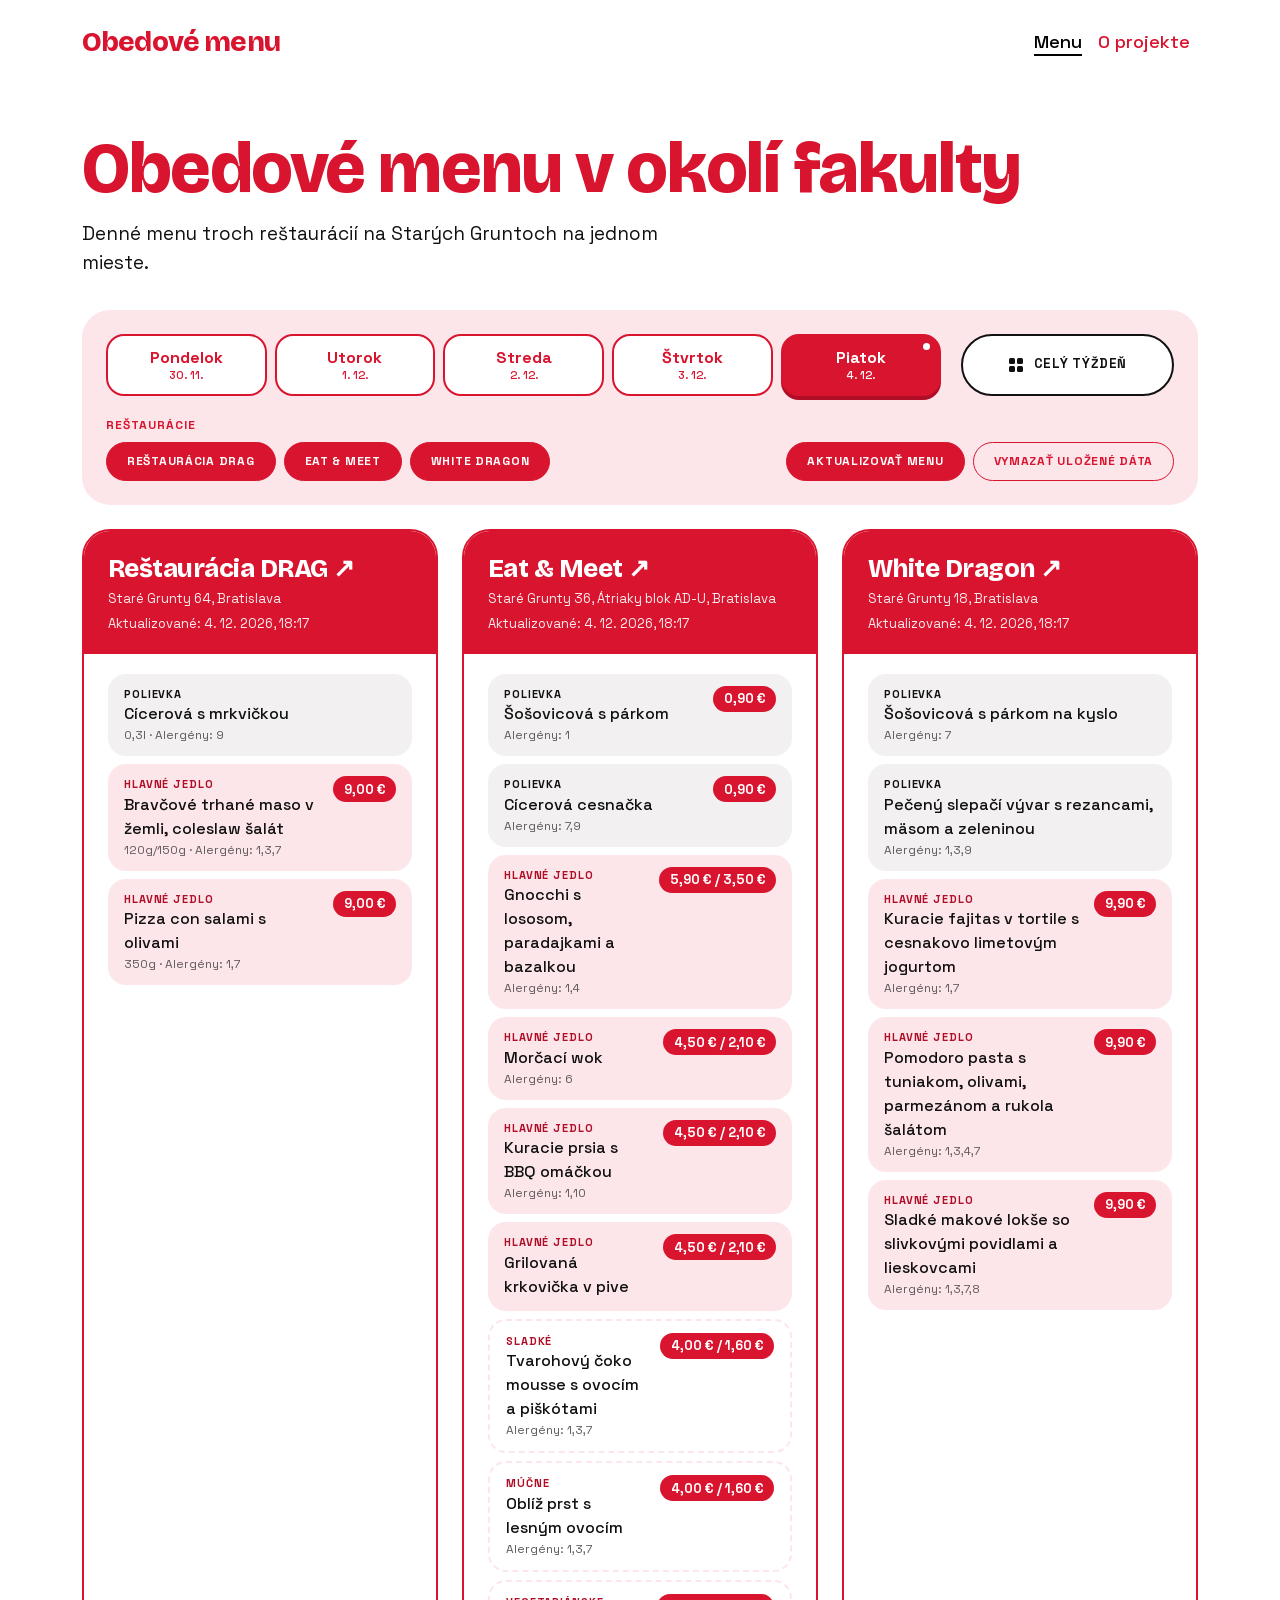
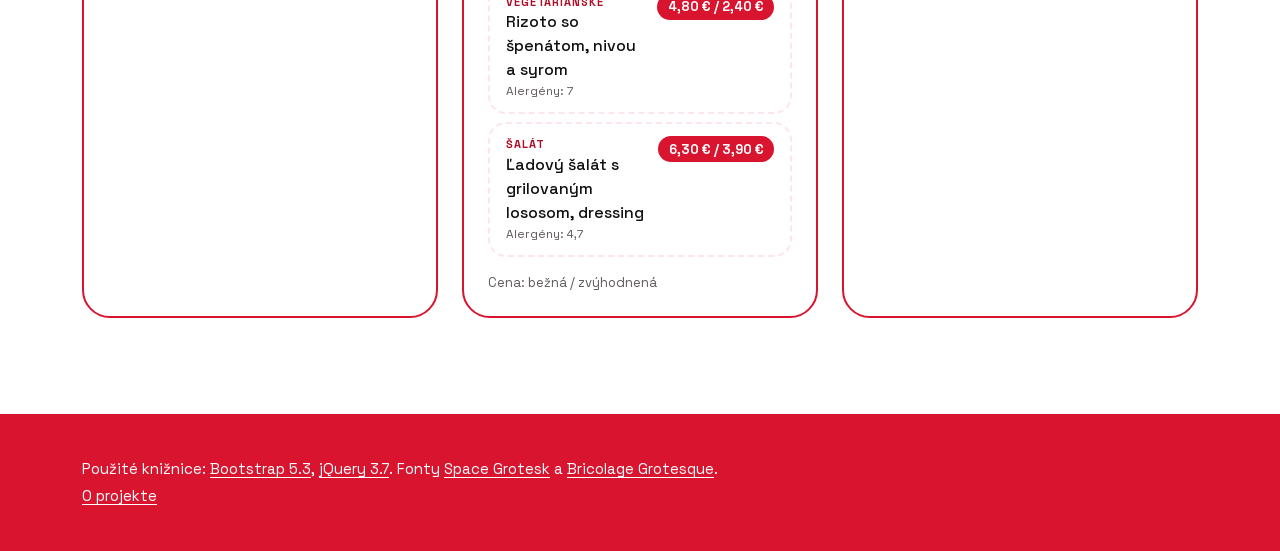
<file: Zadanie 2/index.html>
<!DOCTYPE html>
<html lang="sk">
<head>
  <meta charset="utf-8">
  <meta name="viewport" content="width=device-width, initial-scale=1">
  <title>Obedové menu v okolí FEI STU</title>
  <meta name="description" content="Denné menu reštaurácií v okolí FEI STU na jednom mieste, prehľadne podľa dní v týždni.">
  <link rel="icon" href="favicon.svg" type="image/svg+xml">
  <link rel="stylesheet" href="vendor/bootstrap.min.css">
  <link rel="stylesheet" href="css/styles.css">
</head>
<body>
  <header class="site-header">
    <nav class="navbar navbar-expand-sm" aria-label="Hlavná navigácia">
      <div class="container">
        <a class="navbar-brand" href="index.html">Obedové menu</a>
        <button class="navbar-toggler" type="button" data-bs-toggle="collapse" data-bs-target="#main-nav" aria-controls="main-nav" aria-expanded="false" aria-label="Otvoriť navigáciu">
          <span class="navbar-toggler-icon"></span>
        </button>
        <div class="collapse navbar-collapse" id="main-nav">
          <ul class="navbar-nav ms-auto">
            <li class="nav-item"><a class="nav-link active" href="index.html" aria-current="page">Menu</a></li>
            <li class="nav-item"><a class="nav-link" href="pages/o-projekte.html">O projekte</a></li>
          </ul>
        </div>
      </div>
    </nav>
  </header>

  <main class="container py-4 py-md-5">
    <section class="page-intro">
      <h1>Obedové menu v okolí fakulty</h1>
      <p class="lead">Denné menu troch reštaurácií na Starých Gruntoch na jednom mieste.</p>
    </section>

    <section class="toolbar" aria-label="Ovládanie menu">
      <ul id="day-tabs" class="nav nav-pills day-tabs"></ul>

      <div class="toolbar-row">
        <fieldset class="restaurant-filter">
          <legend>Reštaurácie</legend>
          <div id="restaurant-filter" class="d-flex flex-wrap gap-2"></div>
        </fieldset>
        <div class="d-flex flex-wrap gap-2">
          <button id="btn-refresh" type="button" class="btn btn-red">Aktualizovať menu</button>
          <button id="btn-clear" type="button" class="btn btn-outline-red">Vymazať uložené dáta</button>
        </div>
      </div>
    </section>

    <p id="notice" class="notice" hidden>Cez víkend reštaurácie nevaria. Zobrazené je menu na nasledujúci pondelok.</p>

    <div id="loading" class="loading" role="status" hidden>
      <div class="spinner-border" aria-hidden="true"></div>
      <span>Načítavam menu…</span>
    </div>

    <section id="menu" class="row g-4" aria-label="Menu reštaurácií" aria-live="polite"></section>
    <noscript><p class="empty-state">Táto stránka vyžaduje zapnutý JavaScript.</p></noscript>
  </main>

  <footer class="site-footer">
    <div class="container">
      <p>Použité knižnice: <a href="https://getbootstrap.com/">Bootstrap 5.3</a>, <a href="https://jquery.com/">jQuery 3.7</a>. Fonty <a href="https://fonts.google.com/specimen/Space+Grotesk">Space Grotesk</a> a <a href="https://fonts.google.com/specimen/Bricolage+Grotesque">Bricolage Grotesque</a>.</p>
      <p><a href="pages/o-projekte.html">O projekte</a></p>
    </div>
  </footer>

  <script src="vendor/jquery.min.js"></script>
  <script src="vendor/bootstrap.bundle.min.js"></script>
  <script src="js/restaurants.js"></script>
  <script src="js/data.js"></script>
  <script src="js/app.js"></script>
</body>
</html>
</file>
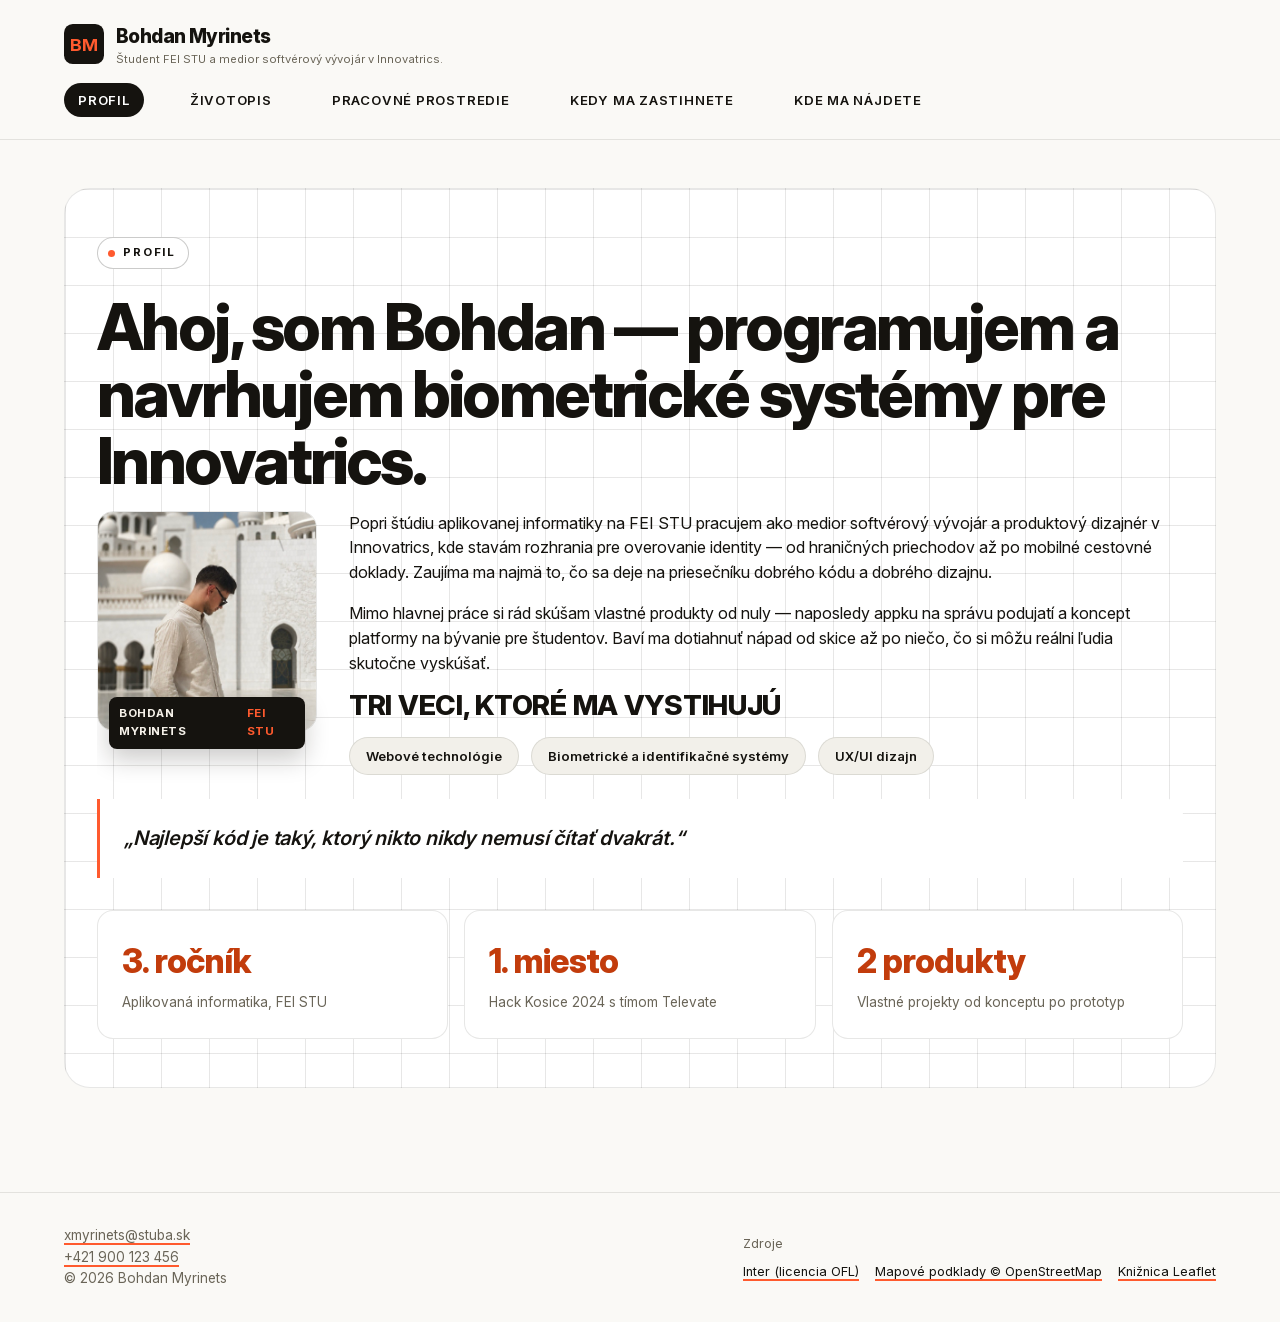
<file: Zadanie1/index.html>
<!doctype html>
<html lang="sk">
  <head>
    <meta charset="UTF-8" />
    <meta name="viewport" content="width=device-width, initial-scale=1" />
    <title>Bohdan Myrinets — Profil</title>
    <meta
      name="description"
      content="Bohdan Myrinets — študent aplikovanej informatiky na FEI STU a medior softvérový vývojár v Innovatrics. Zoznámte sa so mnou na piatich podstránkach."
    />
    <meta property="og:title" content="Bohdan Myrinets — Profil" />
    <meta
      property="og:description"
      content="Študent FEI STU a medior softvérový vývojár v Innovatrics. Moja osobná online vizitka."
    />
    <meta property="og:image" content="img/me.jpeg" />
    <meta property="og:type" content="website" />
    <link rel="icon" href="favicon.svg" type="image/svg+xml" />
    <link rel="icon" href="favicon.png" type="image/png" />
    <link rel="stylesheet" href="css/styles.css" />
  </head>
  <body>
    <a class="skip-link" href="#main">Preskočiť na obsah</a>

    <header class="site-header">
      <div class="container">
        <a class="brand" href="index.html">
          <svg
            class="monogram"
            viewBox="0 0 64 64"
            aria-hidden="true"
            focusable="false"
          >
            <rect width="64" height="64" rx="14"></rect>
            <text x="32" y="43" text-anchor="middle" font-size="28">BM</text>
          </svg>
          <span>
            <span class="brand-name">Bohdan Myrinets</span>
            <span class="brand-tagline"
              >Študent FEI STU a medior softvérový vývojár v Innovatrics.</span
            >
          </span>
        </a>
        <button
          class="nav-toggle"
          type="button"
          aria-expanded="false"
          aria-controls="main-nav"
          aria-label="Otvoriť menu"
        >
          <span class="nav-toggle-icon"></span>
        </button>
        <nav class="main-nav" id="main-nav" aria-label="Hlavná navigácia">
          <ul>
            <li><a href="index.html" aria-current="page">Profil</a></li>
            <li><a href="pages/cv.html">Životopis</a></li>
            <li><a href="pages/workspace.html">Pracovné prostredie</a></li>
            <li><a href="pages/schedule.html">Kedy ma zastihnete</a></li>
            <li><a href="pages/map.html">Kde ma nájdete</a></li>
          </ul>
        </nav>
      </div>
    </header>

    <main id="main">
      <div class="container">
        <section class="section hero-banner framed">
          <div class="corner-marks" aria-hidden="true">
            <span></span><span></span><span></span><span></span>
          </div>

          <div class="profile-intro">
            <span class="eyebrow">Profil</span>
            <h1>
              Ahoj, som Bohdan — programujem a navrhujem biometrické systémy pre
              Innovatrics.
            </h1>

            <div class="profile-photo-wrap">
              <img
                class="profile-photo"
                src="img/me.jpeg"
                alt="Bohdan Myrinets, portrét"
                width="220"
                height="220"
                loading="lazy"
              />
              <div class="profile-tag">
                <span>Bohdan Myrinets</span>
                <span>FEI STU</span>
              </div>
            </div>

            <p>
              Popri štúdiu aplikovanej informatiky na FEI STU pracujem ako
              medior softvérový vývojár a produktový dizajnér v Innovatrics, kde
              stavám rozhrania pre overovanie identity — od hraničných
              priechodov až po mobilné cestovné doklady. Zaujíma ma najmä to, čo
              sa deje na priesečníku dobrého kódu a dobrého dizajnu.
            </p>
            <p>
              Mimo hlavnej práce si rád skúšam vlastné produkty od nuly —
              naposledy appku na správu podujatí a koncept platformy na bývanie
              pre študentov. Baví ma dotiahnuť nápad od skice až po niečo, čo si
              môžu reálni ľudia skutočne vyskúšať.
            </p>

            <h2>Tri veci, ktoré ma vystihujú</h2>
            <ul class="key-things">
              <li>Webové technológie</li>
              <li>Biometrické a identifikačné systémy</li>
              <li>UX/UI dizajn</li>
            </ul>

            <aside class="quote-box">
              <blockquote>
                „Najlepší kód je taký, ktorý nikto nikdy nemusí čítať dvakrát.“
              </blockquote>
            </aside>
          </div>

          <ul class="stat-row">
            <li class="stat-card">
              <strong>3. ročník</strong>
              <span>Aplikovaná informatika, FEI STU</span>
            </li>
            <li class="stat-card">
              <strong>1. miesto</strong>
              <span>Hack Kosice 2024 s tímom Televate</span>
            </li>
            <li class="stat-card">
              <strong>2 produkty</strong>
              <span>Vlastné projekty od konceptu po prototyp</span>
            </li>
          </ul>
        </section>
      </div>
    </main>

    <footer class="site-footer">
      <div class="container">
        <address>
          <a href="mailto:xmyrinets@stuba.sk">xmyrinets@stuba.sk</a><br />
          <a href="tel:+421900123456">+421 900 123 456</a><br />
          © 2026 Bohdan Myrinets
        </address>
        <div class="footer-sources">
          <span>Zdroje</span>
          <ul>
            <li><a href="fonts/OFL.txt">Inter (licencia OFL)</a></li>
            <li>
              <a href="https://www.openstreetmap.org/copyright"
                >Mapové podklady © OpenStreetMap</a
              >
            </li>
            <li><a href="https://leafletjs.com/">Knižnica Leaflet</a></li>
          </ul>
        </div>
      </div>
    </footer>

    <script src="js/script.js"></script>
  </body>
</html>
</file>
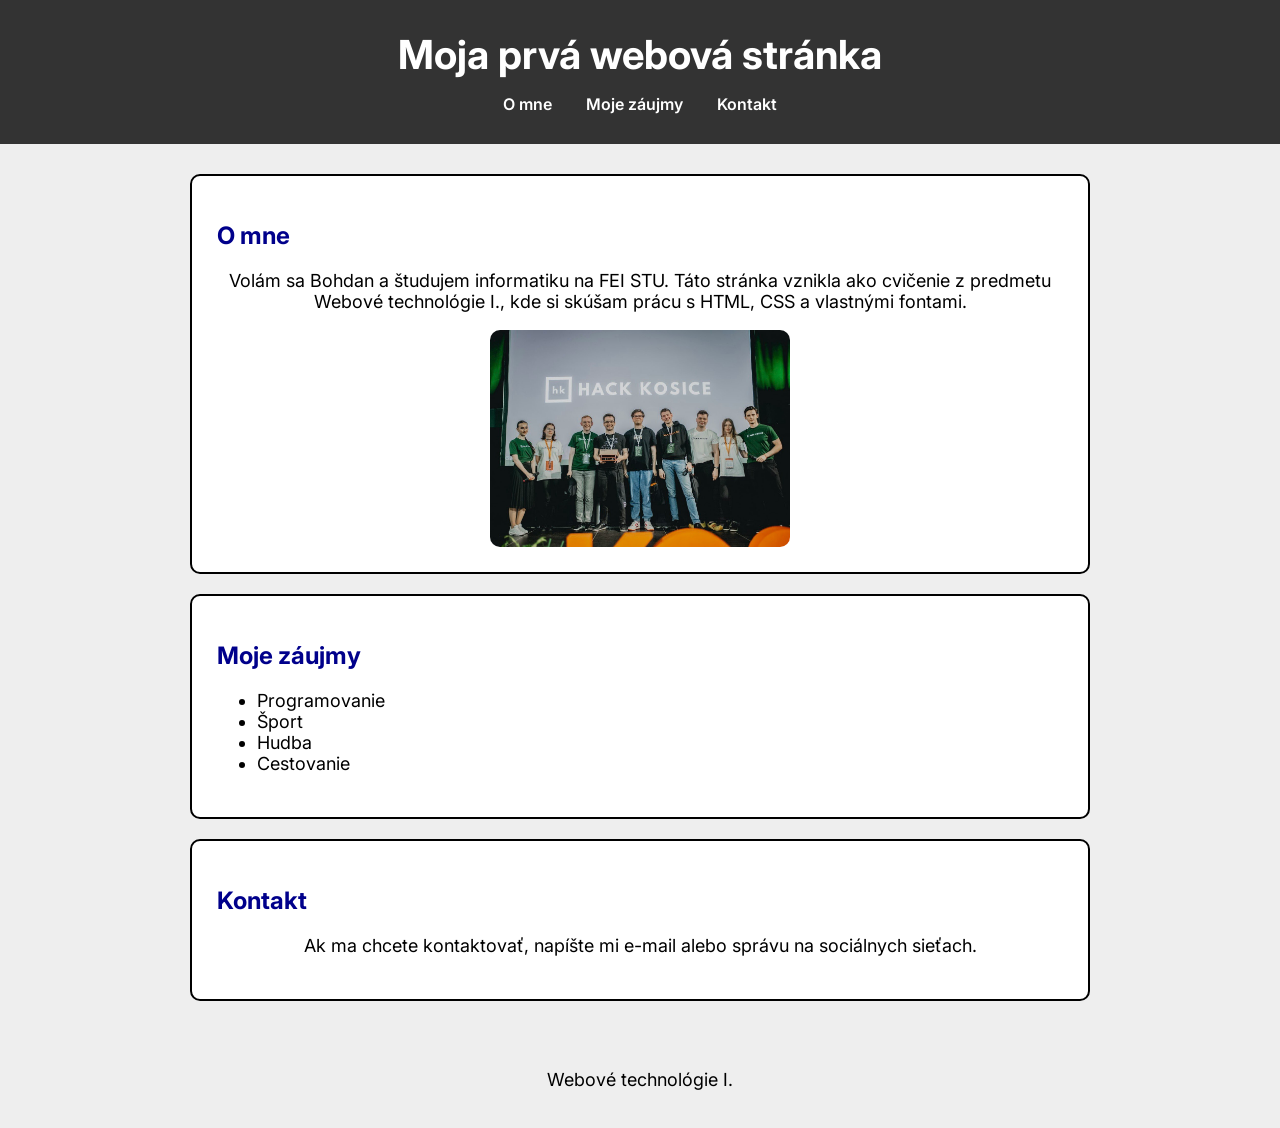
<file: cvicenie2/zadanie2/index.html>
<!DOCTYPE html>
<html lang="sk">
<head>
    <meta charset="UTF-8">
    <meta name="viewport" content="width=device-width, initial-scale=1.0">

    <title>Moja stránka</title>

    <link rel="stylesheet" href="style.css">
</head>

<body>

    <header>
        <h1>Moja prvá webová stránka</h1>
        <nav>
            <a href="#omne">O mne</a>
            <a href="#zaujmy">Moje záujmy</a>
            <a href="#kontakt">Kontakt</a>
        </nav>
    </header>

    <main>

        <section id="omne">
            <h2>O mne</h2>

            <p>
                Volám sa Bohdan a študujem informatiku na FEI STU.
                Táto stránka vznikla ako cvičenie z predmetu Webové technológie I.,
                kde si skúšam prácu s HTML, CSS a vlastnými fontami.
            </p>

            <img src="obrazok.jpg" alt="Fotografia môjho pracovného priestoru">
        </section>

        <section id="zaujmy">
            <h2>Moje záujmy</h2>

            <ul>
                <li>Programovanie</li>
                <li>Šport</li>
                <li>Hudba</li>
                <li>Cestovanie</li>
            </ul>
        </section>

        <section id="kontakt">
            <h2>Kontakt</h2>

            <p>
                Ak ma chcete kontaktovať, napíšte mi e-mail alebo správu na sociálnych sieťach.
            </p>
        </section>

    </main>

    <footer>
        <p>Webové technológie I.</p>
    </footer>

</body>
</html>
</file>
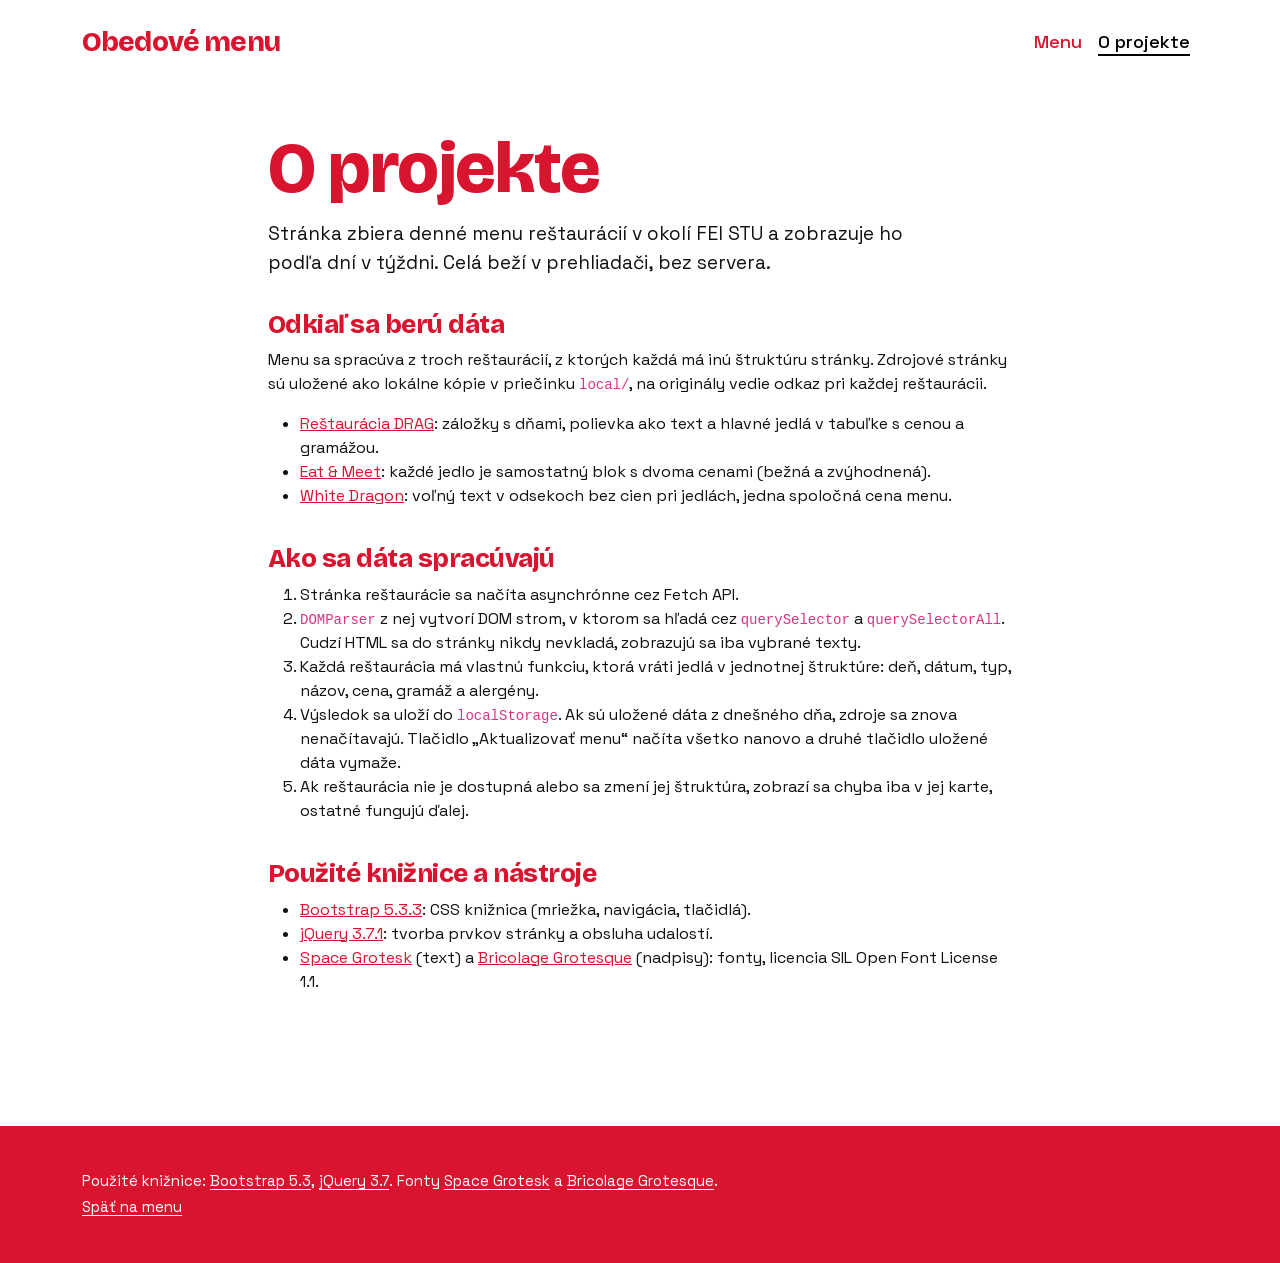
<file: Zadanie 2/pages/o-projekte.html>
<!DOCTYPE html>
<html lang="sk">
<head>
  <meta charset="utf-8">
  <meta name="viewport" content="width=device-width, initial-scale=1">
  <title>O projekte | Obedové menu v okolí FEI STU</title>
  <meta name="description" content="Odkiaľ sa berú dáta, ako sa spracúvajú a aké knižnice stránka používa.">
  <link rel="icon" href="../favicon.svg" type="image/svg+xml">
  <link rel="stylesheet" href="../vendor/bootstrap.min.css">
  <link rel="stylesheet" href="../css/styles.css">
</head>
<body>
  <header class="site-header">
    <nav class="navbar navbar-expand-sm" aria-label="Hlavná navigácia">
      <div class="container">
        <a class="navbar-brand" href="../index.html">Obedové menu</a>
        <button class="navbar-toggler" type="button" data-bs-toggle="collapse" data-bs-target="#main-nav" aria-controls="main-nav" aria-expanded="false" aria-label="Otvoriť navigáciu">
          <span class="navbar-toggler-icon"></span>
        </button>
        <div class="collapse navbar-collapse" id="main-nav">
          <ul class="navbar-nav ms-auto">
            <li class="nav-item"><a class="nav-link" href="../index.html">Menu</a></li>
            <li class="nav-item"><a class="nav-link active" href="o-projekte.html" aria-current="page">O projekte</a></li>
          </ul>
        </div>
      </div>
    </nav>
  </header>

  <main class="container py-4 py-md-5 about">
    <section class="page-intro">
      <h1>O projekte</h1>
      <p class="lead">Stránka zbiera denné menu reštaurácií v okolí FEI STU a zobrazuje ho podľa dní v týždni. Celá beží v prehliadači, bez servera.</p>
    </section>

    <section class="about-section">
      <h2>Odkiaľ sa berú dáta</h2>
      <p>Menu sa spracúva z troch reštaurácií, z ktorých každá má inú štruktúru stránky. Zdrojové stránky sú uložené ako lokálne kópie v priečinku <code>local/</code>, na originály vedie odkaz pri každej reštaurácii.</p>
      <ul>
        <li><a href="https://www.restauracia-drag.sk/denne-menu">Reštaurácia DRAG</a>: záložky s dňami, polievka ako text a hlavné jedlá v tabuľke s cenou a gramážou.</li>
        <li><a href="https://www.eatandmeet.sk/tyzdenne-menu">Eat &amp; Meet</a>: každé jedlo je samostatný blok s dvoma cenami (bežná a zvýhodnená).</li>
        <li><a href="https://www.whitedragon.sk/denne-menu">White Dragon</a>: voľný text v odsekoch bez cien pri jedlách, jedna spoločná cena menu.</li>
      </ul>
    </section>

    <section class="about-section">
      <h2>Ako sa dáta spracúvajú</h2>
      <ol>
        <li>Stránka reštaurácie sa načíta asynchrónne cez Fetch API.</li>
        <li><code>DOMParser</code> z nej vytvorí DOM strom, v ktorom sa hľadá cez <code>querySelector</code> a <code>querySelectorAll</code>. Cudzí HTML sa do stránky nikdy nevkladá, zobrazujú sa iba vybrané texty.</li>
        <li>Každá reštaurácia má vlastnú funkciu, ktorá vráti jedlá v jednotnej štruktúre: deň, dátum, typ, názov, cena, gramáž a alergény.</li>
        <li>Výsledok sa uloží do <code>localStorage</code>. Ak sú uložené dáta z dnešného dňa, zdroje sa znova nenačítavajú. Tlačidlo „Aktualizovať menu“ načíta všetko nanovo a druhé tlačidlo uložené dáta vymaže.</li>
        <li>Ak reštaurácia nie je dostupná alebo sa zmení jej štruktúra, zobrazí sa chyba iba v jej karte, ostatné fungujú ďalej.</li>
      </ol>
    </section>

    <section class="about-section">
      <h2>Použité knižnice a nástroje</h2>
      <ul>
        <li><a href="https://getbootstrap.com/">Bootstrap 5.3.3</a>: CSS knižnica (mriežka, navigácia, tlačidlá).</li>
        <li><a href="https://jquery.com/">jQuery 3.7.1</a>: tvorba prvkov stránky a obsluha udalostí.</li>
        <li><a href="https://fonts.google.com/specimen/Space+Grotesk">Space Grotesk</a> (text) a <a href="https://fonts.google.com/specimen/Bricolage+Grotesque">Bricolage Grotesque</a> (nadpisy): fonty, licencia SIL Open Font License 1.1.</li>
      </ul>
    </section>
  </main>

  <footer class="site-footer">
    <div class="container">
      <p>Použité knižnice: <a href="https://getbootstrap.com/">Bootstrap 5.3</a>, <a href="https://jquery.com/">jQuery 3.7</a>. Fonty <a href="https://fonts.google.com/specimen/Space+Grotesk">Space Grotesk</a> a <a href="https://fonts.google.com/specimen/Bricolage+Grotesque">Bricolage Grotesque</a>.</p>
      <p><a href="../index.html">Späť na menu</a></p>
    </div>
  </footer>

  <script src="../vendor/jquery.min.js"></script>
  <script src="../vendor/bootstrap.bundle.min.js"></script>
</body>
</html>
</file>
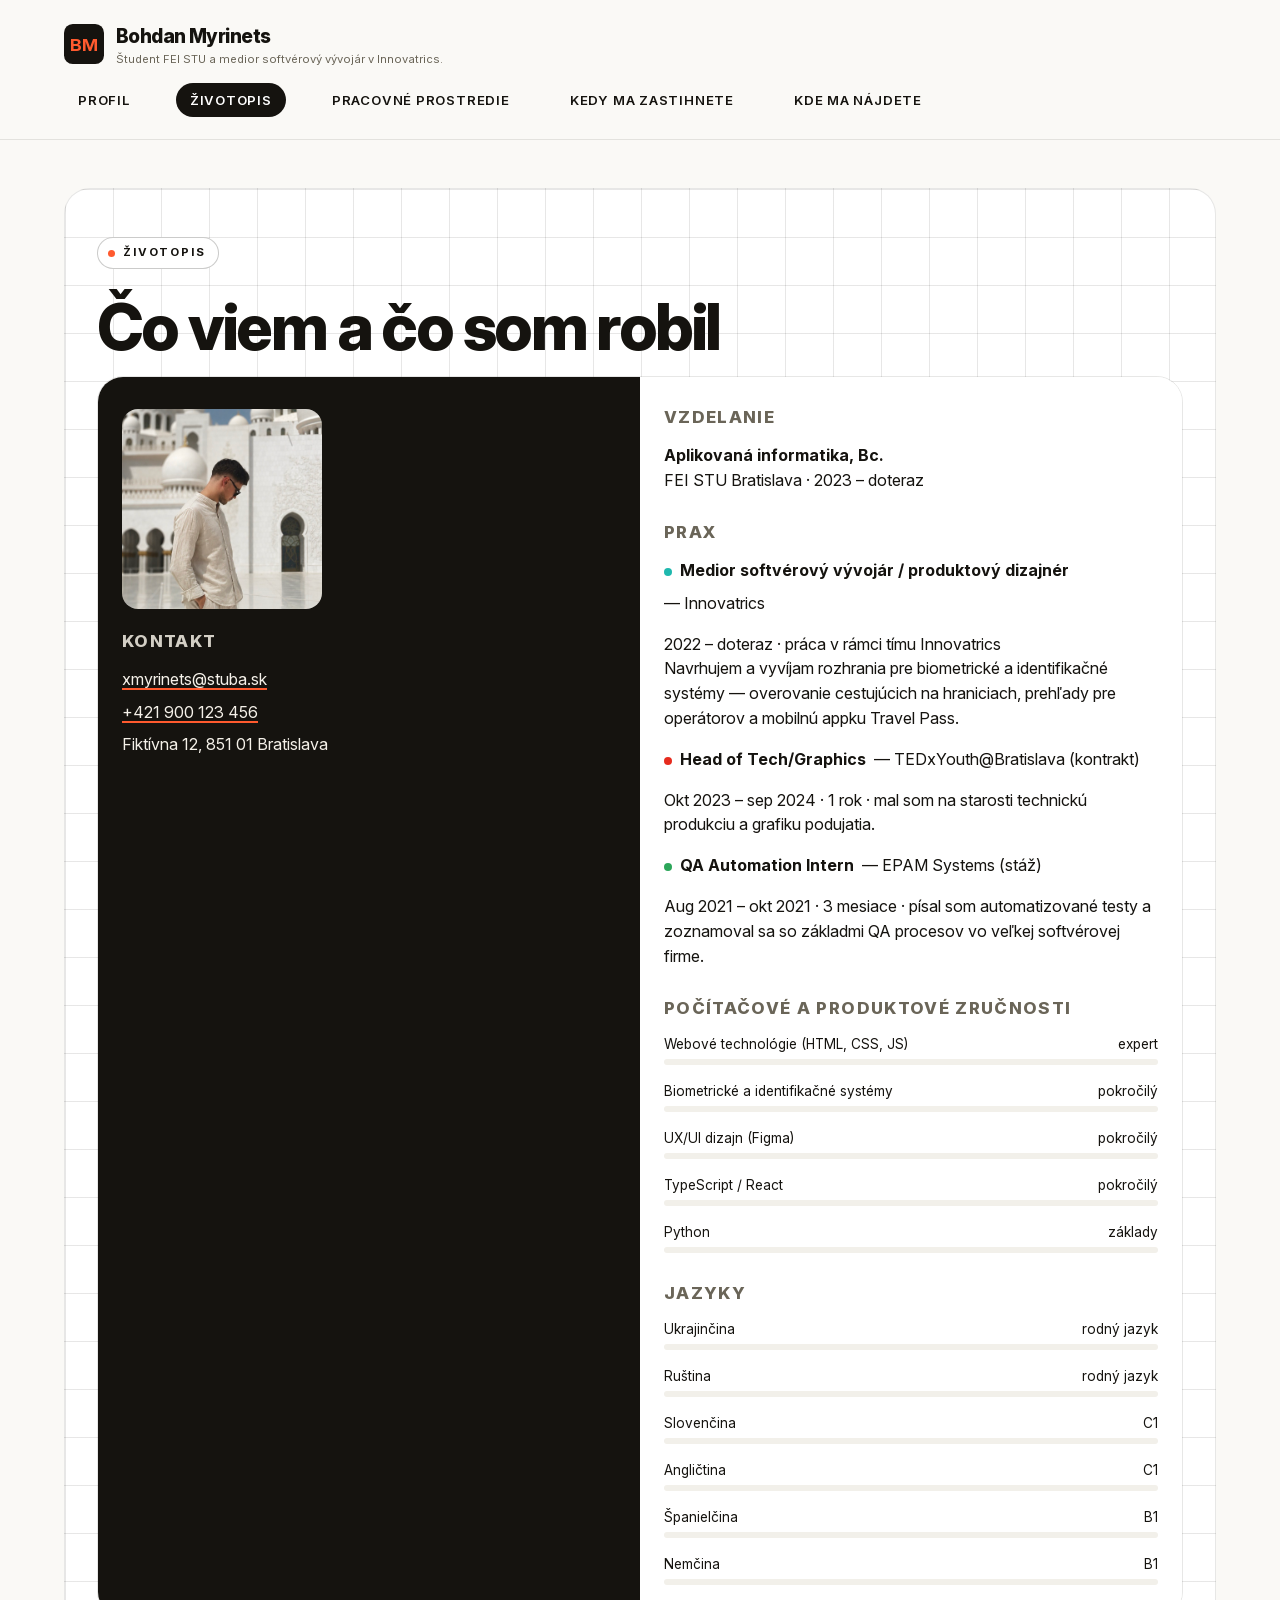
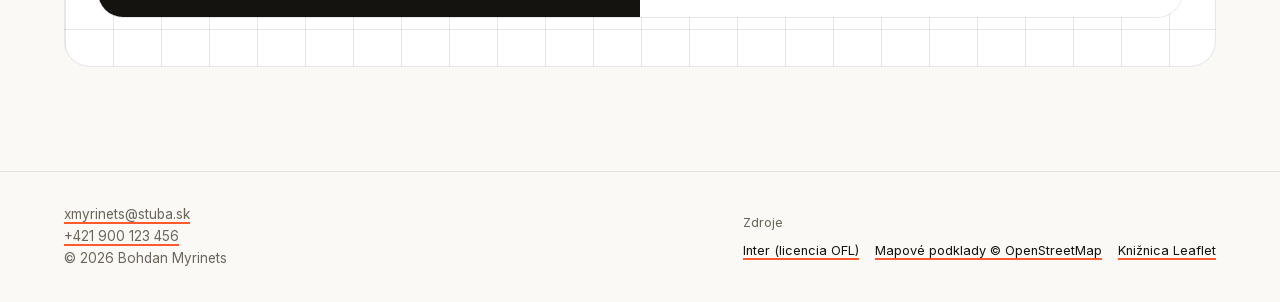
<file: Zadanie1/pages/cv.html>
<!doctype html>
<html lang="sk">
  <head>
    <meta charset="UTF-8" />
    <meta name="viewport" content="width=device-width, initial-scale=1" />
    <title>Bohdan Myrinets — Životopis</title>
    <meta
      name="description"
      content="Životopis Bohdana Myrinetsa: vzdelanie na FEI STU, prax v Innovatrics a vlastných produktoch, počítačové a jazykové zručnosti."
    />
    <meta property="og:title" content="Bohdan Myrinets — Životopis" />
    <meta
      property="og:description"
      content="Vzdelanie, prax a zručnosti na jednom mieste."
    />
    <meta property="og:image" content="../img/me.jpeg" />
    <meta property="og:type" content="website" />
    <link rel="icon" href="../favicon.svg" type="image/svg+xml" />
    <link rel="icon" href="../favicon.png" type="image/png" />
    <link rel="stylesheet" href="../css/styles.css" />
    <link rel="stylesheet" href="../css/print.css" media="print" />
  </head>
  <body>
    <a class="skip-link" href="#main">Preskočiť na obsah</a>

    <header class="site-header">
      <div class="container">
        <a class="brand" href="../index.html">
          <svg
            class="monogram"
            viewBox="0 0 64 64"
            aria-hidden="true"
            focusable="false"
          >
            <rect width="64" height="64" rx="14"></rect>
            <text x="32" y="43" text-anchor="middle" font-size="28">BM</text>
          </svg>
          <span>
            <span class="brand-name">Bohdan Myrinets</span>
            <span class="brand-tagline"
              >Študent FEI STU a medior softvérový vývojár v Innovatrics.</span
            >
          </span>
        </a>
        <button
          class="nav-toggle"
          type="button"
          aria-expanded="false"
          aria-controls="main-nav"
          aria-label="Otvoriť menu"
        >
          <span class="nav-toggle-icon"></span>
        </button>
        <nav class="main-nav" id="main-nav" aria-label="Hlavná navigácia">
          <ul>
            <li><a href="../index.html">Profil</a></li>
            <li><a href="cv.html" aria-current="page">Životopis</a></li>
            <li><a href="workspace.html">Pracovné prostredie</a></li>
            <li><a href="schedule.html">Kedy ma zastihnete</a></li>
            <li><a href="map.html">Kde ma nájdete</a></li>
          </ul>
        </nav>
      </div>
    </header>

    <main id="main">
      <div class="container">
        <section class="section hero-banner framed">
          <div class="corner-marks" aria-hidden="true">
            <span></span><span></span><span></span><span></span>
          </div>
          <span class="eyebrow">Životopis</span>
          <h1>Čo viem a čo som robil</h1>

          <div class="cv-layout">
            <div class="cv-col cv-col--side">
              <img
                class="cv-photo"
                src="../img/me.jpeg"
                alt="Bohdan Myrinets, portrét"
                width="200"
                height="200"
                loading="lazy"
              />

              <div class="cv-block">
                <h2>Kontakt</h2>
                <address>
                  <ul class="cv-contact-list">
                    <li><a href="mailto:xmyrinets@stuba.sk">xmyrinets@stuba.sk</a></li>
                    <li><a href="tel:+421900123456">+421 900 123 456</a></li>
                    <li>Fiktívna 12, 851 01 Bratislava</li>
                  </ul>
                </address>
              </div>

            </div>

            <div class="cv-col cv-col--main">
              <div class="cv-block">
                <h2>Vzdelanie</h2>
                <p>
                  <strong>Aplikovaná informatika, Bc.</strong><br />
                  FEI STU Bratislava · 2023 – doteraz
                </p>
              </div>

              <div class="cv-block">
                <h2>Prax</h2>
                <p class="role-entry">
                  <span
                    class="role-dot role-dot--innovatrics"
                    aria-hidden="true"
                  ></span>
                  <strong
                    >Medior softvérový vývojár / produktový dizajnér</strong
                  >
                  — Innovatrics
                </p>
                <p>
                  2022 – doteraz · práca v rámci tímu Innovatrics<br />
                  Navrhujem a vyvíjam rozhrania pre biometrické a identifikačné
                  systémy — overovanie cestujúcich na hraniciach, prehľady pre
                  operátorov a mobilnú appku Travel Pass.
                </p>
                <p class="role-entry">
                  <span
                    class="role-dot role-dot--tedx"
                    aria-hidden="true"
                  ></span>
                  <strong>Head of Tech/Graphics</strong> — TEDxYouth@Bratislava
                  (kontrakt)
                </p>
                <p>
                  Okt 2023 – sep 2024 · 1 rok · mal som na starosti technickú
                  produkciu a grafiku podujatia.
                </p>
                <p class="role-entry">
                  <span
                    class="role-dot role-dot--epam"
                    aria-hidden="true"
                  ></span>
                  <strong>QA Automation Intern</strong> — EPAM Systems (stáž)
                </p>
                <p>
                  Aug 2021 – okt 2021 · 3 mesiace · písal som automatizované
                  testy a zoznamoval sa so základmi QA procesov vo veľkej
                  softvérovej firme.
                </p>
              </div>

              <div class="cv-block">
                <h2>Počítačové a produktové zručnosti</h2>
                <ul class="skill-bars">
                  <li class="skill-bar">
                    <span class="skill-bar-label"
                      ><span>Webové technológie (HTML, CSS, JS)</span
                      ><span>expert</span></span
                    >
                    <span class="skill-bar-track"
                      ><span class="skill-bar-fill" style="width: 95%"></span
                    ></span>
                  </li>
                  <li class="skill-bar">
                    <span class="skill-bar-label"
                      ><span>Biometrické a identifikačné systémy</span
                      ><span>pokročilý</span></span
                    >
                    <span class="skill-bar-track"
                      ><span class="skill-bar-fill" style="width: 80%"></span
                    ></span>
                  </li>
                  <li class="skill-bar">
                    <span class="skill-bar-label"
                      ><span>UX/UI dizajn (Figma)</span
                      ><span>pokročilý</span></span
                    >
                    <span class="skill-bar-track"
                      ><span class="skill-bar-fill" style="width: 80%"></span
                    ></span>
                  </li>
                  <li class="skill-bar">
                    <span class="skill-bar-label"
                      ><span>TypeScript / React</span
                      ><span>pokročilý</span></span
                    >
                    <span class="skill-bar-track"
                      ><span class="skill-bar-fill" style="width: 70%"></span
                    ></span>
                  </li>
                  <li class="skill-bar">
                    <span class="skill-bar-label"
                      ><span>Python</span><span>základy</span></span
                    >
                    <span class="skill-bar-track"
                      ><span class="skill-bar-fill" style="width: 40%"></span
                    ></span>
                  </li>
                </ul>
              </div>

              <div class="cv-block">
                <h2>Jazyky</h2>
                <ul class="skill-bars">
                  <li class="skill-bar">
                    <span class="skill-bar-label"
                      ><span>Ukrajinčina</span><span>rodný jazyk</span></span
                    >
                    <span class="skill-bar-track"
                      ><span class="skill-bar-fill" style="width: 100%"></span
                    ></span>
                  </li>
                  <li class="skill-bar">
                    <span class="skill-bar-label"
                      ><span>Ruština</span><span>rodný jazyk</span></span
                    >
                    <span class="skill-bar-track"
                      ><span class="skill-bar-fill" style="width: 100%"></span
                    ></span>
                  </li>
                  <li class="skill-bar">
                    <span class="skill-bar-label"
                      ><span>Slovenčina</span><span>C1</span></span
                    >
                    <span class="skill-bar-track"
                      ><span class="skill-bar-fill" style="width: 85%"></span
                    ></span>
                  </li>
                  <li class="skill-bar">
                    <span class="skill-bar-label"
                      ><span>Angličtina</span><span>C1</span></span
                    >
                    <span class="skill-bar-track"
                      ><span class="skill-bar-fill" style="width: 85%"></span
                    ></span>
                  </li>
                  <li class="skill-bar">
                    <span class="skill-bar-label"
                      ><span>Španielčina</span><span>B1</span></span
                    >
                    <span class="skill-bar-track"
                      ><span class="skill-bar-fill" style="width: 55%"></span
                    ></span>
                  </li>
                  <li class="skill-bar">
                    <span class="skill-bar-label"
                      ><span>Nemčina</span><span>B1</span></span
                    >
                    <span class="skill-bar-track"
                      ><span class="skill-bar-fill" style="width: 55%"></span
                    ></span>
                  </li>
                </ul>
              </div>
            </div>
          </div>
        </section>
      </div>
    </main>

    <footer class="site-footer">
      <div class="container">
        <address>
          <a href="mailto:xmyrinets@stuba.sk">xmyrinets@stuba.sk</a><br />
          <a href="tel:+421900123456">+421 900 123 456</a><br />
          © 2026 Bohdan Myrinets
        </address>
        <div class="footer-sources">
          <span>Zdroje</span>
          <ul>
            <li><a href="../fonts/OFL.txt">Inter (licencia OFL)</a></li>
            <li>
              <a href="https://www.openstreetmap.org/copyright"
                >Mapové podklady © OpenStreetMap</a
              >
            </li>
            <li><a href="https://leafletjs.com/">Knižnica Leaflet</a></li>
          </ul>
        </div>
      </div>
    </footer>

    <script src="../js/script.js"></script>
  </body>
</html>
</file>
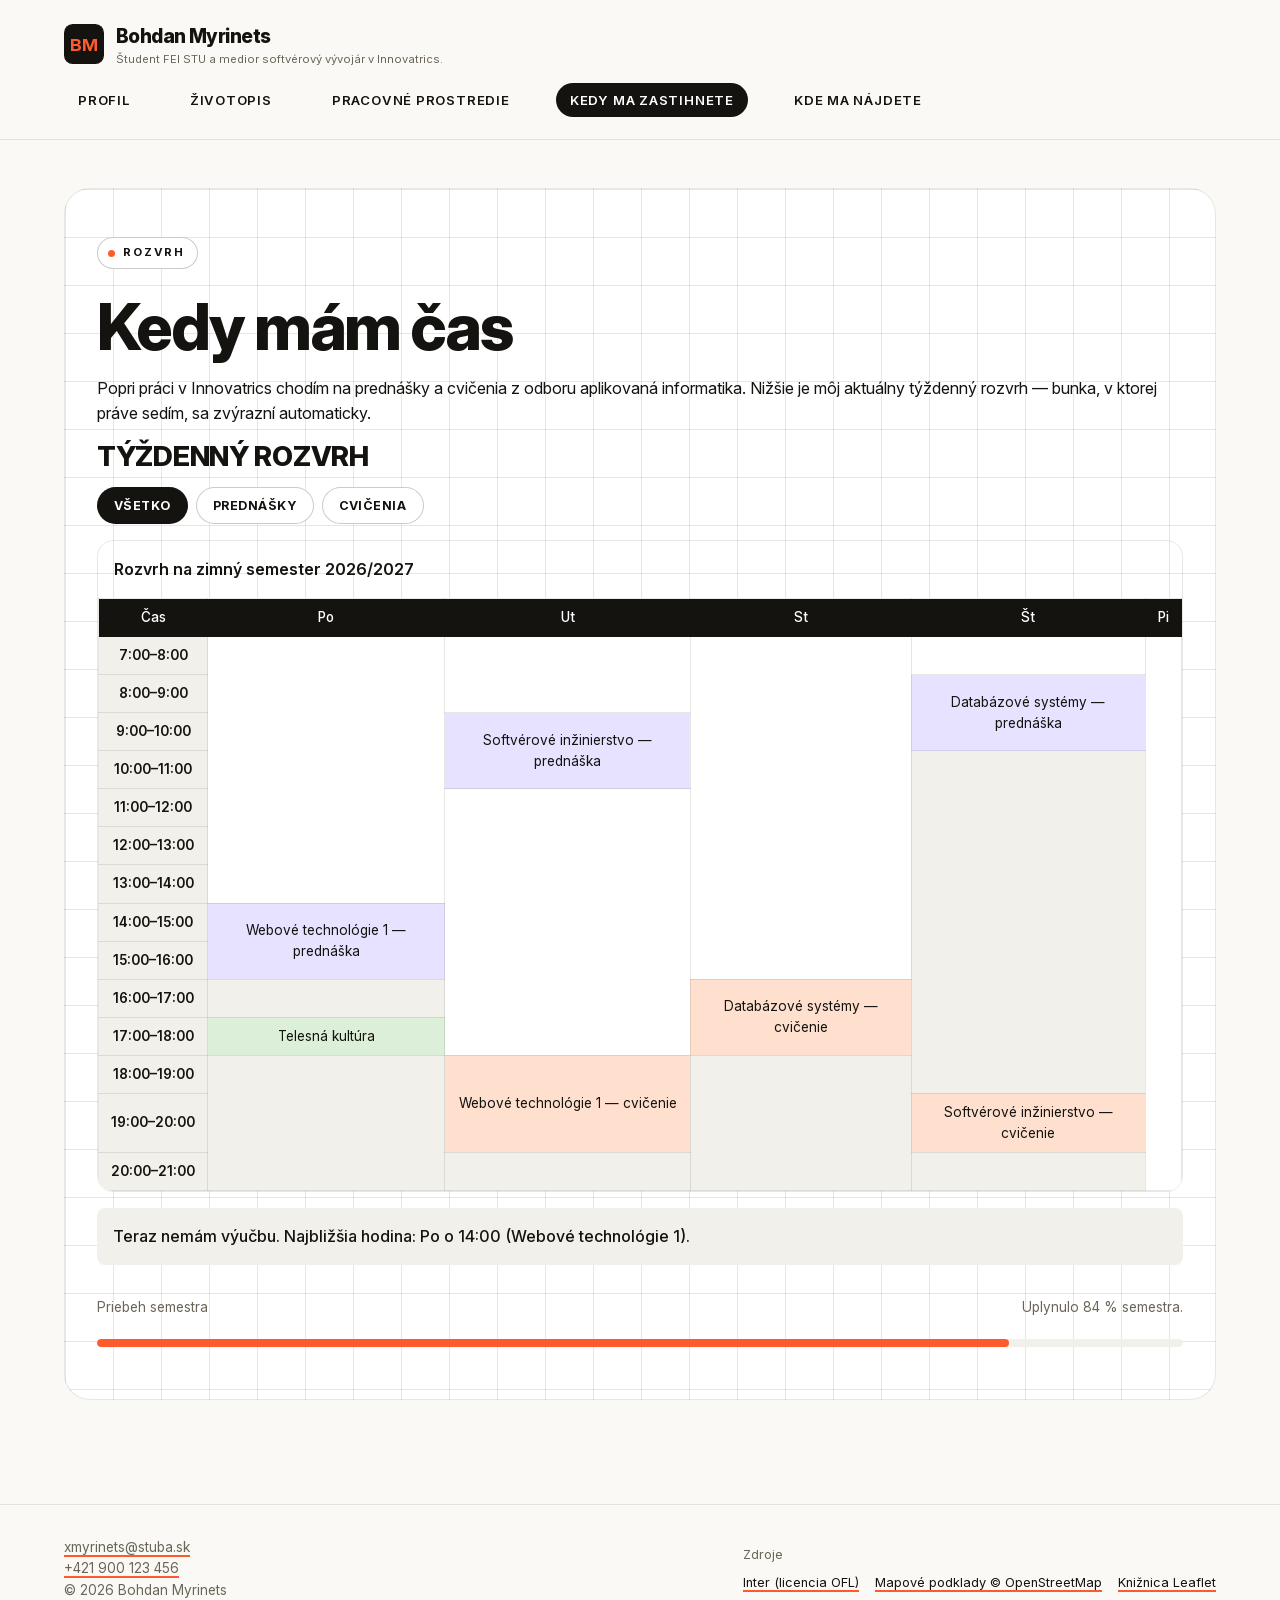
<file: Zadanie1/pages/schedule.html>
<!doctype html>
<html lang="sk">
  <head>
    <meta charset="UTF-8" />
    <meta name="viewport" content="width=device-width, initial-scale=1" />
    <title>Bohdan Myrinets — Kedy ma zastihnete</title>
    <meta
      name="description"
      content="Môj týždenný rozvrh — prednášky, cvičenia a telesná kultúra, s aktuálne prebiehajúcou hodinou a priebehom semestra."
    />
    <meta property="og:title" content="Bohdan Myrinets — Kedy ma zastihnete" />
    <meta
      property="og:description"
      content="Kedy mám čas a kedy práve sedím na prednáške."
    />
    <meta property="og:image" content="../img/me.jpeg" />
    <meta property="og:type" content="website" />
    <link rel="icon" href="../favicon.svg" type="image/svg+xml" />
    <link rel="icon" href="../favicon.png" type="image/png" />
    <link rel="stylesheet" href="../css/styles.css" />
  </head>
  <body>
    <a class="skip-link" href="#main">Preskočiť na obsah</a>

    <header class="site-header">
      <div class="container">
        <a class="brand" href="../index.html">
          <svg
            class="monogram"
            viewBox="0 0 64 64"
            aria-hidden="true"
            focusable="false"
          >
            <rect width="64" height="64" rx="14"></rect>
            <text x="32" y="43" text-anchor="middle" font-size="28">BM</text>
          </svg>
          <span>
            <span class="brand-name">Bohdan Myrinets</span>
            <span class="brand-tagline"
              >Študent FEI STU a medior softvérový vývojár v Innovatrics.</span
            >
          </span>
        </a>
        <button
          class="nav-toggle"
          type="button"
          aria-expanded="false"
          aria-controls="main-nav"
          aria-label="Otvoriť menu"
        >
          <span class="nav-toggle-icon"></span>
        </button>
        <nav class="main-nav" id="main-nav" aria-label="Hlavná navigácia">
          <ul>
            <li><a href="../index.html">Profil</a></li>
            <li><a href="cv.html">Životopis</a></li>
            <li><a href="workspace.html">Pracovné prostredie</a></li>
            <li>
              <a href="schedule.html" aria-current="page">Kedy ma zastihnete</a>
            </li>
            <li><a href="map.html">Kde ma nájdete</a></li>
          </ul>
        </nav>
      </div>
    </header>

    <main id="main">
      <div class="container">
        <section class="section hero-banner framed">
          <div class="corner-marks" aria-hidden="true">
            <span></span><span></span><span></span><span></span>
          </div>
          <span class="eyebrow">Rozvrh</span>
          <h1>Kedy mám čas</h1>
          <p>
            Popri práci v Innovatrics chodím na prednášky a cvičenia z odboru
            aplikovaná informatika. Nižšie je môj aktuálny týždenný rozvrh —
            bunka, v ktorej práve sedím, sa zvýrazní automaticky.
          </p>

          <h2>Týždenný rozvrh</h2>

          <div class="filters" role="group" aria-label="Filter rozvrhu">
            <button
              type="button"
              class="btn is-active"
              data-filter="all"
              aria-pressed="true"
            >
              Všetko
            </button>
            <button
              type="button"
              class="btn"
              data-filter="lecture"
              aria-pressed="false"
            >
              Prednášky
            </button>
            <button
              type="button"
              class="btn"
              data-filter="exercise"
              aria-pressed="false"
            >
              Cvičenia
            </button>
          </div>

          <div class="schedule-scroll">
            <table class="schedule">
              <caption>
                Rozvrh na zimný semester 2026/2027
              </caption>
              <thead>
                <tr>
                  <th scope="col">Čas</th>
                  <th scope="col" data-day="mon">Po</th>
                  <th scope="col" data-day="tue">Ut</th>
                  <th scope="col" data-day="wed">St</th>
                  <th scope="col" data-day="thu">Št</th>
                  <th scope="col" data-day="fri">Pi</th>
                </tr>
              </thead>
              <tbody>
                <tr>
                  <th scope="row">7:00–8:00</th>
                  <td rowspan="7"></td>
                  <td rowspan="2"></td>
                  <td rowspan="9"></td>
                  <td></td>
                  <td rowspan="14"></td>
                </tr>
                <tr>
                  <th scope="row">8:00–9:00</th>
                  <td
                    data-day="thu"
                    data-start="08:00"
                    data-end="10:00"
                    data-type="lecture"
                    rowspan="2"
                  >
                    <span class="subject-name">Databázové systémy</span> —
                    prednáška
                  </td>
                </tr>
                <tr>
                  <th scope="row">9:00–10:00</th>
                  <td
                    data-day="tue"
                    data-start="09:00"
                    data-end="11:00"
                    data-type="lecture"
                    rowspan="2"
                  >
                    <span class="subject-name">Softvérové inžinierstvo</span> —
                    prednáška
                  </td>
                </tr>
                <tr>
                  <th scope="row">10:00–11:00</th>
                  <td rowspan="9"></td>
                </tr>
                <tr>
                  <th scope="row">11:00–12:00</th>
                  <td rowspan="7"></td>
                </tr>
                <tr>
                  <th scope="row">12:00–13:00</th>
                </tr>
                <tr>
                  <th scope="row">13:00–14:00</th>
                </tr>
                <tr>
                  <th scope="row">14:00–15:00</th>
                  <td
                    data-day="mon"
                    data-start="14:00"
                    data-end="16:00"
                    data-type="lecture"
                    rowspan="2"
                  >
                    <span class="subject-name">Webové technológie 1</span> —
                    prednáška
                  </td>
                </tr>
                <tr>
                  <th scope="row">15:00–16:00</th>
                </tr>
                <tr>
                  <th scope="row">16:00–17:00</th>
                  <td rowspan="1"></td>
                  <td
                    data-day="wed"
                    data-start="16:00"
                    data-end="18:00"
                    data-type="exercise"
                    rowspan="2"
                  >
                    <span class="subject-name">Databázové systémy</span> —
                    cvičenie
                  </td>
                </tr>
                <tr>
                  <th scope="row">17:00–18:00</th>
                  <td
                    data-day="mon"
                    data-start="17:00"
                    data-end="18:00"
                    data-type="pe"
                    rowspan="1"
                  >
                    <span class="subject-name">Telesná kultúra</span>
                  </td>
                </tr>
                <tr>
                  <th scope="row">18:00–19:00</th>
                  <td rowspan="3"></td>
                  <td
                    data-day="tue"
                    data-start="18:00"
                    data-end="20:00"
                    data-type="exercise"
                    rowspan="2"
                  >
                    <span class="subject-name">Webové technológie 1</span> —
                    cvičenie
                  </td>
                  <td rowspan="3"></td>
                </tr>
                <tr>
                  <th scope="row">19:00–20:00</th>
                  <td
                    data-day="thu"
                    data-start="19:00"
                    data-end="20:00"
                    data-type="exercise"
                    rowspan="1"
                  >
                    <span class="subject-name">Softvérové inžinierstvo</span> —
                    cvičenie
                  </td>
                </tr>
                <tr>
                  <th scope="row">20:00–21:00</th>
                  <td rowspan="1"></td>
                  <td rowspan="1"></td>
                </tr>
              </tbody>
            </table>
          </div>

          <p class="schedule-status" data-schedule-status aria-live="polite">
            Zisťujem, čo práve prebieha…
          </p>
          <p class="schedule-empty" data-schedule-empty>
            Tento filter momentálne nezobrazuje žiadnu hodinu.
          </p>

          <div class="progress-wrap">
            <div class="progress-label">
              <span>Priebeh semestra</span>
              <span data-semester-progress-label></span>
            </div>
            <progress
              class="semester-progress"
              data-semester-progress
              max="100"
              value="0"
            ></progress>
          </div>
        </section>
      </div>
    </main>

    <footer class="site-footer">
      <div class="container">
        <address>
          <a href="mailto:xmyrinets@stuba.sk">xmyrinets@stuba.sk</a><br />
          <a href="tel:+421900123456">+421 900 123 456</a><br />
          © 2026 Bohdan Myrinets
        </address>
        <div class="footer-sources">
          <span>Zdroje</span>
          <ul>
            <li><a href="../fonts/OFL.txt">Inter (licencia OFL)</a></li>
            <li>
              <a href="https://www.openstreetmap.org/copyright"
                >Mapové podklady © OpenStreetMap</a
              >
            </li>
            <li><a href="https://leafletjs.com/">Knižnica Leaflet</a></li>
          </ul>
        </div>
      </div>
    </footer>

    <script src="../js/script.js"></script>
  </body>
</html>
</file>
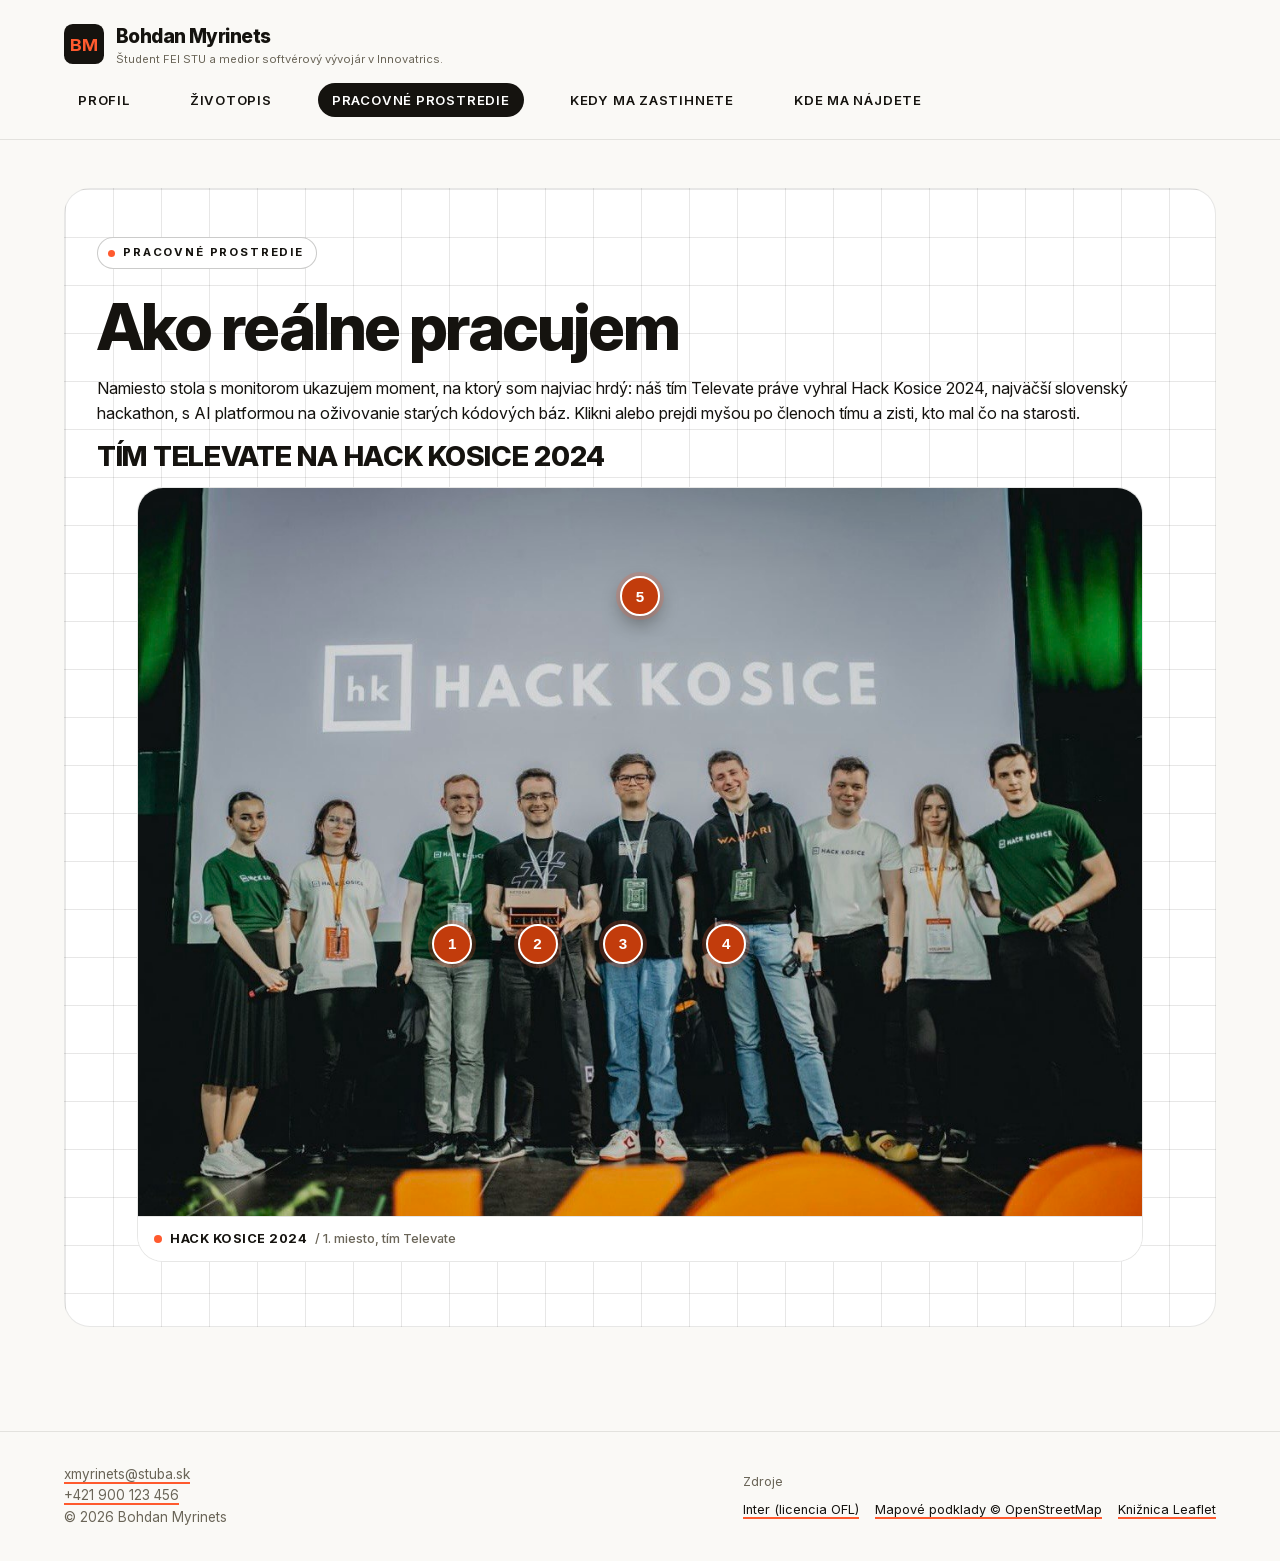
<file: Zadanie1/pages/workspace.html>
<!doctype html>
<html lang="sk">
  <head>
    <meta charset="UTF-8" />
    <meta name="viewport" content="width=device-width, initial-scale=1" />
    <title>Bohdan Myrinets — Pracovné prostredie</title>
    <meta
      name="description"
      content="Ako reálne pracujem: náš tím Televate po víťazstve na Hack Kosice 2024 a role jednotlivých členov na interaktívnej fotke."
    />
    <meta property="og:title" content="Bohdan Myrinets — Pracovné prostredie" />
    <meta
      property="og:description"
      content="Tím Televate a to, čo sme na hackathone robili."
    />
    <meta property="og:image" content="../img/workspace.jpeg" />
    <meta property="og:type" content="website" />
    <link rel="icon" href="../favicon.svg" type="image/svg+xml" />
    <link rel="icon" href="../favicon.png" type="image/png" />
    <link rel="stylesheet" href="../css/styles.css" />
  </head>
  <body>
    <a class="skip-link" href="#main">Preskočiť na obsah</a>

    <header class="site-header">
      <div class="container">
        <a class="brand" href="../index.html">
          <svg
            class="monogram"
            viewBox="0 0 64 64"
            aria-hidden="true"
            focusable="false"
          >
            <rect width="64" height="64" rx="14"></rect>
            <text x="32" y="43" text-anchor="middle" font-size="28">BM</text>
          </svg>
          <span>
            <span class="brand-name">Bohdan Myrinets</span>
            <span class="brand-tagline"
              >Študent FEI STU a medior softvérový vývojár v Innovatrics.</span
            >
          </span>
        </a>
        <button
          class="nav-toggle"
          type="button"
          aria-expanded="false"
          aria-controls="main-nav"
          aria-label="Otvoriť menu"
        >
          <span class="nav-toggle-icon"></span>
        </button>
        <nav class="main-nav" id="main-nav" aria-label="Hlavná navigácia">
          <ul>
            <li><a href="../index.html">Profil</a></li>
            <li><a href="cv.html">Životopis</a></li>
            <li>
              <a href="workspace.html" aria-current="page"
                >Pracovné prostredie</a
              >
            </li>
            <li><a href="schedule.html">Kedy ma zastihnete</a></li>
            <li><a href="map.html">Kde ma nájdete</a></li>
          </ul>
        </nav>
      </div>
    </header>

    <main id="main">
      <div class="container">
        <section class="section hero-banner framed">
          <div class="corner-marks" aria-hidden="true"><span></span><span></span><span></span><span></span></div>
          <span class="eyebrow">Pracovné prostredie</span>
          <h1>Ako reálne pracujem</h1>
          <p>
            Namiesto stola s monitorom ukazujem moment, na ktorý som najviac
            hrdý: náš tím Televate práve vyhral Hack Kosice 2024, najväčší
            slovenský hackathon, s AI platformou na oživovanie starých kódových
            báz. Klikni alebo prejdi myšou po členoch tímu a zisti, kto mal čo
            na starosti.
          </p>

          <h2>Tím Televate na Hack Kosice 2024</h2>
          <figure class="hotspot-figure" data-hotspot-figure>
            <img
              class="hotspot-image"
              src="../img/workspace.jpeg"
              alt="Tím Televate na pódiu po víťazstve na Hack Kosice 2024"
              width="1177"
              height="853"
              loading="lazy"
            />
            <figcaption class="hotspot-caption">
              <span class="hotspot-caption-dot" aria-hidden="true"></span>
              Hack Kosice 2024 <span>/ 1. miesto, tím Televate</span>
            </figcaption>
          </figure>

          <div
            class="hotspot-fallback"
            data-hotspot-fallback
            aria-live="polite"
          >
            <p>
              Klikni na niektorý z bodov na obrázku vyššie a zobrazí sa tu jeho
              popis.
            </p>
          </div>
        </section>
      </div>
    </main>

    <footer class="site-footer">
      <div class="container">
        <address>
          <a href="mailto:xmyrinets@stuba.sk">xmyrinets@stuba.sk</a><br />
          <a href="tel:+421900123456">+421 900 123 456</a><br />
          © 2026 Bohdan Myrinets
        </address>
        <div class="footer-sources">
          <span>Zdroje</span>
          <ul>
            <li><a href="../fonts/OFL.txt">Inter (licencia OFL)</a></li>
            <li>
              <a href="https://www.openstreetmap.org/copyright"
                >Mapové podklady © OpenStreetMap</a
              >
            </li>
            <li><a href="https://leafletjs.com/">Knižnica Leaflet</a></li>
          </ul>
        </div>
      </div>
    </footer>

    <script src="../js/script.js"></script>
  </body>
</html>
</file>
<file: Zadanie 2/css/styles.css>
@font-face {
  font-family: "Bricolage Grotesque";
  src: url("../fonts/bricolage-latin-ext.woff2") format("woff2");
  font-weight: 800;
  font-style: normal;
  font-display: swap;
  unicode-range: U+0100-02BA, U+02BD-02C5, U+02C7-02CC, U+02CE-02D7, U+02DD-02FF, U+0304, U+0308, U+0329, U+1D00-1DBF, U+1E00-1E9F, U+1EF2-1EFF, U+2020, U+20A0-20AB, U+20AD-20C4, U+2113, U+2C60-2C7F, U+A720-A7FF;
}

@font-face {
  font-family: "Bricolage Grotesque";
  src: url("../fonts/bricolage-latin.woff2") format("woff2");
  font-weight: 800;
  font-style: normal;
  font-display: swap;
  unicode-range: U+0000-00FF, U+0131, U+0152-0153, U+02BB-02BC, U+02C6, U+02DA, U+02DC, U+0304, U+0308, U+0329, U+2000-206F, U+20AC, U+2122, U+2191, U+2193, U+2212, U+2215, U+FEFF, U+FFFD;
}

@font-face {
  font-family: "Space Grotesk";
  src: url("../fonts/space-latin-ext.woff2") format("woff2");
  font-weight: 400 700;
  font-style: normal;
  font-display: swap;
  unicode-range: U+0100-02BA, U+02BD-02C5, U+02C7-02CC, U+02CE-02D7, U+02DD-02FF, U+0304, U+0308, U+0329, U+1D00-1DBF, U+1E00-1E9F, U+1EF2-1EFF, U+2020, U+20A0-20AB, U+20AD-20C4, U+2113, U+2C60-2C7F, U+A720-A7FF;
}

@font-face {
  font-family: "Space Grotesk";
  src: url("../fonts/space-latin.woff2") format("woff2");
  font-weight: 400 700;
  font-style: normal;
  font-display: swap;
  unicode-range: U+0000-00FF, U+0131, U+0152-0153, U+02BB-02BC, U+02C6, U+02DA, U+02DC, U+0304, U+0308, U+0329, U+2000-206F, U+20AC, U+2122, U+2191, U+2193, U+2212, U+2215, U+FEFF, U+FFFD;
}

:root {
  --red: #d9142f;
  --red-dark: #b00d26;
  --red-tint: #fde6ea;
  --color-bg: #ffffff;
  --color-text: #111111;
  --color-muted: #5f5a5b;
  --color-neutral: #f2f0f0;
  --font-display: "Bricolage Grotesque", "Space Grotesk", sans-serif;

  --radius: 28px;

  --bs-body-font-family: "Space Grotesk", system-ui, sans-serif;
  --bs-body-bg: var(--color-bg);
  --bs-body-color: var(--color-text);
  --bs-link-color-rgb: 217, 20, 47;
  --bs-link-hover-color-rgb: 176, 13, 38;
}

body {
  display: flex;
  flex-direction: column;
  min-height: 100vh;
}

main {
  flex: 1;
}

h1, h2, h3 {
  font-family: var(--font-display);
  font-weight: 800;
  letter-spacing: -0.02em;
}

:focus-visible {
  outline: 3px solid var(--color-text);
  outline-offset: 2px;
}

/* Buttons: rounded, red, small uppercase */

.btn {
  border-radius: 999px;
  padding: 0.6rem 1.25rem;
  font-size: 0.75rem;
  font-weight: 700;
  letter-spacing: 0.06em;
  text-transform: uppercase;
}

.btn-red {
  --bs-btn-color: #fff;
  --bs-btn-bg: var(--red);
  --bs-btn-border-color: var(--red);
  --bs-btn-hover-color: #fff;
  --bs-btn-hover-bg: var(--red-dark);
  --bs-btn-hover-border-color: var(--red-dark);
  --bs-btn-active-color: #fff;
  --bs-btn-active-bg: var(--red-dark);
  --bs-btn-active-border-color: var(--red-dark);
  --bs-btn-disabled-color: #fff;
  --bs-btn-disabled-bg: var(--red);
  --bs-btn-disabled-border-color: var(--red);
}

.btn-outline-red {
  --bs-btn-color: var(--red);
  --bs-btn-border-color: var(--red);
  --bs-btn-hover-color: #fff;
  --bs-btn-hover-bg: var(--red);
  --bs-btn-hover-border-color: var(--red);
  --bs-btn-active-color: #fff;
  --bs-btn-active-bg: var(--red);
  --bs-btn-active-border-color: var(--red);
  --bs-btn-disabled-color: var(--red);
  --bs-btn-disabled-border-color: var(--red);
}

.spinner-border {
  color: var(--red);
}

/* Header and footer */

.site-header {
  background: var(--color-bg);
}

.navbar {
  padding: 1rem 0;
}

.navbar-brand {
  font-family: var(--font-display);
  font-size: 1.75rem;
  font-weight: 800;
  letter-spacing: -0.03em;
  color: var(--red);
}

.navbar-brand:hover {
  color: var(--red-dark);
}

.navbar .nav-link {
  padding: 0.25rem 0.9rem;
  color: var(--red);
  font-size: 1.15rem;
  font-weight: 500;
}

.navbar .nav-link:hover {
  color: var(--red-dark);
}

.navbar .nav-link.active {
  text-decoration: underline;
  text-decoration-thickness: 2px;
  text-underline-offset: 0.4rem;
}

.site-footer {
  margin-top: 3rem;
  padding: 2.5rem 0;
  background: var(--red);
  color: #fff;
  font-size: 0.9375rem;
}

.site-footer p {
  margin: 0.25rem 0;
}

.site-footer a {
  color: #fff;
  text-underline-offset: 0.2rem;
}

/* Page intro */

.page-intro {
  margin-bottom: 2rem;
}

.page-intro h1 {
  color: var(--red);
  font-size: clamp(2.25rem, 7vw, 4.5rem);
  line-height: 1;
}

.page-intro .lead {
  max-width: 40rem;
  margin-top: 1rem;
  font-size: 1.2rem;
}

/* Controls */

.toolbar {
  display: flex;
  flex-direction: column;
  gap: 1.25rem;
  margin-bottom: 1.5rem;
  padding: 1.25rem;
  background: var(--red-tint);
  border-radius: var(--radius);
}

.day-tabs {
  display: grid;
  grid-template-columns: repeat(5, minmax(0, 1fr));
  gap: 0.5rem;
}

.day-tabs .nav-item:last-child {
  grid-column: 1 / -1;
}

.day-tabs .nav-link {
  position: relative;
  display: flex;
  align-items: center;
  justify-content: center;
  width: 100%;
  height: 100%;
  padding: 0.6rem 0.25rem;
  border: 2px solid var(--red);
  border-radius: 18px;
  background: #fff;
  color: var(--red);
  font-weight: 700;
  transition: background-color 0.15s, color 0.15s, transform 0.15s, box-shadow 0.15s;
}

.day-tabs .nav-link:hover {
  transform: translateY(-2px);
  box-shadow: 0 4px 0 var(--red);
}

.day-tabs .nav-link:active {
  transform: translateY(0);
  box-shadow: none;
}

.day-tabs .nav-link > span {
  display: flex;
  flex-direction: column;
  align-items: center;
  line-height: 1.25;
}

.day-tabs .nav-link.active {
  background: var(--red);
  color: #fff;
  box-shadow: 0 4px 0 var(--red-dark);
}

.day-date {
  font-size: 0.7rem;
  font-weight: 500;
}

.day-tabs .nav-link.is-today::after {
  content: "";
  position: absolute;
  top: 7px;
  right: 9px;
  width: 7px;
  height: 7px;
  border-radius: 50%;
  background: var(--red);
}

.day-tabs .nav-link.is-today.active::after {
  background: #fff;
}

/* Whole week: dark button with a grid icon, distinct from the day buttons */

.day-tabs .nav-link.week-tab {
  gap: 0.6rem;
  border-color: var(--color-text);
  border-radius: 999px;
  color: var(--color-text);
  text-transform: uppercase;
  font-size: 0.8125rem;
  letter-spacing: 0.06em;
}

.day-tabs .nav-link.week-tab::before {
  content: "";
  width: 1rem;
  height: 1rem;
  background: url("data:image/svg+xml,%3Csvg xmlns='http://www.w3.org/2000/svg' viewBox='0 0 16 16' fill='%23111'%3E%3Crect x='1' y='1' width='6' height='6' rx='1.5'/%3E%3Crect x='9' y='1' width='6' height='6' rx='1.5'/%3E%3Crect x='1' y='9' width='6' height='6' rx='1.5'/%3E%3Crect x='9' y='9' width='6' height='6' rx='1.5'/%3E%3C/svg%3E") center / contain no-repeat;
}

.day-tabs .nav-link.week-tab:hover {
  box-shadow: 0 4px 0 var(--color-text);
}

.day-tabs .nav-link.week-tab.active {
  background: var(--color-text);
  color: #fff;
  box-shadow: 0 4px 0 #000;
}

.day-tabs .nav-link.week-tab.active::before {
  background-image: url("data:image/svg+xml,%3Csvg xmlns='http://www.w3.org/2000/svg' viewBox='0 0 16 16' fill='%23fff'%3E%3Crect x='1' y='1' width='6' height='6' rx='1.5'/%3E%3Crect x='9' y='1' width='6' height='6' rx='1.5'/%3E%3Crect x='1' y='9' width='6' height='6' rx='1.5'/%3E%3Crect x='9' y='9' width='6' height='6' rx='1.5'/%3E%3C/svg%3E");
}

@media (min-width: 768px) {
  .day-tabs {
    grid-template-columns: repeat(5, minmax(0, 1fr)) minmax(10rem, 1.4fr);
  }

  .day-tabs .nav-item:last-child {
    grid-column: auto;
    margin-left: 0.75rem;
  }

  .day-tabs .nav-link {
    padding: 0.75rem 0.5rem;
  }
}

.toolbar-row {
  display: flex;
  flex-wrap: wrap;
  align-items: flex-end;
  justify-content: space-between;
  gap: 1rem;
}

.restaurant-filter legend {
  float: none;
  width: auto;
  margin-bottom: 0.5rem;
  color: var(--red);
  font-size: 0.75rem;
  font-weight: 700;
  letter-spacing: 0.08em;
  text-transform: uppercase;
}

.notice {
  margin-bottom: 1.5rem;
  padding: 0.9rem 1.25rem;
  background: var(--color-text);
  border-radius: 999px;
  color: #fff;
  font-size: 0.9375rem;
  text-align: center;
}

.loading {
  display: flex;
  align-items: center;
  justify-content: center;
  gap: 0.75rem;
  padding: 4rem 0;
  color: var(--red);
  font-weight: 700;
}

.loading[hidden] {
  display: none;
}

.empty-state {
  padding: 2rem 1rem;
  text-align: center;
  color: var(--color-muted);
}

/* Restaurant card */

.restaurant-card {
  height: 100%;
  overflow: hidden;
  background: var(--color-bg);
  border: 2px solid var(--red);
  border-radius: var(--radius);
}

.restaurant-header {
  padding: 1.5rem 1.5rem 1.25rem;
  background: var(--red);
  color: #fff;
}

.restaurant-name {
  margin: 0;
  font-size: 1.6rem;
  line-height: 1.1;
}

.restaurant-name a {
  color: #fff;
  text-decoration: none;
}

.restaurant-name a::after {
  content: " ↗";
}

.restaurant-name a:hover {
  text-decoration: underline;
}

.restaurant-address,
.restaurant-updated {
  margin: 0.375rem 0 0;
  font-size: 0.8125rem;
  opacity: 0.92;
}

.restaurant-body {
  padding: 1.25rem 1.5rem 1.5rem;
}

.day-section + .day-section {
  margin-top: 1.5rem;
}

.day-heading {
  margin-bottom: 0.625rem;
  color: var(--red);
  font-size: 1.15rem;
}

.day-heading time {
  color: var(--color-muted);
  font-family: var(--bs-body-font-family);
  font-size: 0.9rem;
  font-weight: 500;
  letter-spacing: 0;
}

.no-menu,
.price-note {
  margin: 0;
  color: var(--color-muted);
  font-size: 0.9rem;
}

.price-note {
  margin-top: 1rem;
  font-size: 0.8125rem;
}

.card-error {
  margin: 0;
  padding: 0.9rem 1.1rem;
  background: var(--red-tint);
  border-radius: 16px;
  color: var(--red-dark);
  font-size: 0.9rem;
}

/* Dishes: soup neutral, main pink, special solid red */

.dish-list {
  margin: 0;
  padding: 0;
  list-style: none;
}

.dish {
  display: flex;
  align-items: flex-start;
  justify-content: space-between;
  gap: 0.75rem;
  margin-bottom: 0.5rem;
  padding: 0.75rem 1rem;
  border-radius: 18px;
  background: var(--dish-bg);
  color: var(--dish-text);
}

.dish:last-child {
  margin-bottom: 0;
}

.dish-soup {
  --dish-bg: var(--color-neutral);
  --dish-text: var(--color-text);
  --dish-accent: var(--color-text);
  --dish-muted: var(--color-muted);
}

.dish-main {
  --dish-bg: var(--red-tint);
  --dish-text: var(--color-text);
  --dish-accent: var(--red-dark);
  --dish-muted: var(--color-muted);
}

.dish-special {
  --dish-bg: var(--red);
  --dish-text: #fff;
  --dish-accent: #fff;
  --dish-muted: #fff;
}

.dish-other,
.dish-info {
  --dish-bg: transparent;
  --dish-text: var(--color-text);
  --dish-accent: var(--red-dark);
  --dish-muted: var(--color-muted);
  border: 2px dashed var(--red-tint);
}

.dish-text {
  display: flex;
  flex-direction: column;
  min-width: 0;
}

.dish-type {
  color: var(--dish-accent);
  font-size: 0.6875rem;
  font-weight: 700;
  letter-spacing: 0.08em;
  text-transform: uppercase;
}

.dish-name {
  font-weight: 500;
  overflow-wrap: anywhere;
}

.dish-details {
  color: var(--dish-muted);
  font-size: 0.75rem;
}

.dish-price {
  flex-shrink: 0;
  padding: 0.2rem 0.65rem;
  background: var(--red);
  border-radius: 999px;
  color: #fff;
  font-size: 0.8125rem;
  font-weight: 700;
  white-space: nowrap;
}

.dish-special .dish-price {
  background: #fff;
  color: var(--red-dark);
}

/* About page */

.about {
  max-width: 48rem;
}

.about-section {
  margin-bottom: 2.25rem;
}

.about-section h2 {
  color: var(--red);
  font-size: 1.6rem;
}

@media (min-width: 768px) {
  .toolbar {
    padding: 1.5rem;
  }
}
</file>
<file: Zadanie1/css/styles.css>
/* ==========================================================================
   Moja online vizitka — shared design system
   Visual language matches myri.sk (my own studio site): same color tokens,
   Inter typeface, editorial header/nav with a dot under the active link,
   pill buttons. One stylesheet for all five pages; tokens live in :root.
   ========================================================================== */

@font-face {
  font-family: "Inter";
  src: url("../fonts/Inter-variable.woff2") format("woff2");
  font-weight: 100 900;
  font-style: normal;
  font-display: swap;
}

:root {
  /* brand (2 brand colors + accent, per the assignment's minimum set) */
  --color-brand: #15130f;
  --color-brand-warm: #7a7468;
  --color-accent: #ff5a2e;
  /* darker accent, used only where accent is the actual TEXT color (not a
     decorative border/dot/shadow) — #ff5a2e fails 4.5:1 on light surfaces */
  --color-accent-text: #c23c0c;
  /* fixed (non theme-aware) accent fill behind white text, e.g. hotspot
     badges sitting on a photo — needs to stay readable regardless of
     light/dark mode */
  --color-accent-strong: #c23c0c;

  /* surfaces & text */
  --color-bg: #faf9f6;
  --color-surface: #ffffff;
  --color-surface-alt: #f2f0ea;
  --color-text: #15130f;
  --color-muted: #6a6558;
  --color-border: rgba(21, 19, 15, 0.1);
  --color-border-strong: rgba(21, 19, 15, 0.22);
  --color-on-dark: #f5f1e9;
  --color-on-accent: #ffffff;
  --color-muted-on-dark: #d3cfc5;

  /* project accents for the CV experience entries */
  --color-innovatrics: #1fb8ae;
  --color-epam: #2ca65a;
  --color-tedx: #e62b1e;

  /* schedule accents */
  --color-lecture: #e7e2ff;
  --color-exercise: #ffe0cf;
  --color-pe: #dcefd9;

  /* layout */
  --radius-sm: 8px;
  --radius: 16px;
  --radius-lg: 26px;
  --space-3xs: 0.25rem;
  --space-2xs: 0.5rem;
  --space-xs: 0.75rem;
  --space-sm: 1rem;
  --space-md: 1.5rem;
  --space-lg: 2rem;
  --space-xl: 3rem;
  --space-2xl: 4.5rem;

  --container-max: 75rem;
  --font-body: "Inter", -apple-system, BlinkMacSystemFont, "Segoe UI", "Helvetica Neue", Arial, sans-serif;

  --ease-out: cubic-bezier(0.16, 1, 0.3, 1);
  --transition-fast: 200ms var(--ease-out);
  --transition-base: 320ms var(--ease-out);
}

@media (prefers-color-scheme: dark) {
  :root {
    --color-bg: #121110;
    --color-surface: #1a1816;
    --color-surface-alt: #221f1b;
    --color-text: #f5f1e9;
    --color-muted: #a39b8c;
    --color-border: rgba(245, 241, 233, 0.12);
    --color-border-strong: rgba(245, 241, 233, 0.26);
    /* bright accent already clears 4.5:1 on dark surfaces, so just reuse it */
    --color-accent-text: var(--color-accent);
    --color-lecture: #2b2a56;
    --color-exercise: #5a3520;
    --color-pe: #204a32;
  }
}

@media (prefers-reduced-motion: reduce) {
  *,
  *::before,
  *::after {
    animation-duration: 0.001ms !important;
    animation-iteration-count: 1 !important;
    transition-duration: 0.001ms !important;
    scroll-behavior: auto !important;
  }
}

/* ---------------------------------------------------------------------- */
/* Reset / base                                                           */
/* ---------------------------------------------------------------------- */

*,
*::before,
*::after {
  box-sizing: border-box;
}

html {
  scroll-behavior: smooth;
  -webkit-text-size-adjust: 100%;
}

body {
  margin: 0;
  font-family: var(--font-body);
  color: var(--color-text);
  background-color: var(--color-bg);
  line-height: 1.55;
  font-size: 1rem;
  -webkit-font-smoothing: antialiased;
  text-rendering: optimizeLegibility;
}

img {
  max-width: 100%;
  display: block;
}

a {
  color: var(--color-text);
  text-decoration: underline;
  text-decoration-color: var(--color-accent);
  text-decoration-thickness: 1.5px;
  text-underline-offset: 3px;
  transition: color var(--transition-fast);
}

a:hover {
  color: var(--color-accent-text);
}

:focus-visible {
  outline: 2px solid var(--color-accent);
  outline-offset: 3px;
  border-radius: 2px;
}

h1,
h2,
h3 {
  line-height: 1.05;
  font-weight: 800;
  letter-spacing: -0.03em;
  margin: 0 0 var(--space-sm);
}

h1 {
  font-size: clamp(2.4rem, 5.4vw, 4rem);
  letter-spacing: -0.04em;
}

h2 {
  font-size: clamp(1.3rem, 2.4vw, 1.75rem);
  text-transform: uppercase;
  letter-spacing: -0.01em;
}

p {
  margin: 0 0 var(--space-sm);
}

ul {
  margin: 0 0 var(--space-sm);
  padding-left: 1.25rem;
}

.container {
  width: 100%;
  max-width: var(--container-max);
  margin: 0 auto;
  padding: 0 var(--space-md);
}

/* ---------------------------------------------------------------------- */
/* Skip link                                                              */
/* ---------------------------------------------------------------------- */

.skip-link {
  position: absolute;
  left: -999px;
  top: auto;
  background: var(--color-brand);
  color: var(--color-on-accent);
  text-decoration: none;
  padding: var(--space-2xs) var(--space-sm);
  border-radius: var(--radius-sm);
  z-index: 200;
}

.skip-link:focus {
  left: var(--space-sm);
  top: var(--space-sm);
}

/* ---------------------------------------------------------------------- */
/* Header + monogram + nav                                                */
/* ---------------------------------------------------------------------- */

.site-header {
  position: sticky;
  top: 0;
  z-index: 100;
  background: var(--color-bg);
  border-bottom: 1px solid var(--color-border);
  transition: background-color var(--transition-base), border-color var(--transition-base),
    backdrop-filter var(--transition-base), padding var(--transition-base);
}

.site-header.is-stuck {
  background: color-mix(in srgb, var(--color-bg) 86%, transparent);
  backdrop-filter: saturate(180%) blur(14px);
  border-bottom-color: var(--color-border-strong);
}

.site-header .container {
  display: flex;
  align-items: center;
  gap: var(--space-sm);
  padding-top: 22px;
  padding-bottom: 22px;
  flex-wrap: wrap;
  transition: padding var(--transition-base);
}

.site-header.is-stuck .container {
  padding-top: 14px;
  padding-bottom: 14px;
}

.brand {
  display: flex;
  align-items: center;
  gap: var(--space-xs);
  text-decoration: none;
  color: var(--color-text);
  margin-right: auto;
}

.brand:hover {
  color: var(--color-text);
}

.monogram {
  width: 2.5rem;
  height: 2.5rem;
  flex-shrink: 0;
}

.monogram rect {
  fill: var(--color-brand);
}

.monogram text {
  fill: var(--color-accent);
  font-family: var(--font-body);
  font-weight: 700;
}

.brand-name {
  font-weight: 800;
  font-size: 1.2rem;
  letter-spacing: -0.03em;
  display: block;
}

.brand-tagline {
  display: block;
  font-size: 0.7rem;
  line-height: 1.35;
  color: var(--color-muted);
  font-weight: 400;
}

.nav-toggle {
  display: none;
  border: 1px solid var(--color-border-strong);
  background: transparent;
  border-radius: 50%;
  width: 2.5rem;
  height: 2.5rem;
  align-items: center;
  justify-content: center;
  cursor: pointer;
}

.nav-toggle-icon,
.nav-toggle-icon::before,
.nav-toggle-icon::after {
  content: "";
  display: block;
  width: 1.1rem;
  height: 1.5px;
  background: var(--color-text);
  position: relative;
  transition: var(--transition-fast);
}

.nav-toggle-icon::before {
  top: -5px;
}

.nav-toggle-icon::after {
  top: 3.5px;
}

.main-nav ul {
  display: flex;
  list-style: none;
  margin: 0;
  padding: 0;
  gap: var(--space-lg);
  flex-wrap: wrap;
}

.main-nav a {
  position: relative;
  display: inline-flex;
  align-items: center;
  padding: 7px 14px;
  border-radius: 999px;
  text-decoration: none;
  color: var(--color-text);
  font-weight: 600;
  font-size: 0.82rem;
  text-transform: uppercase;
  letter-spacing: 0.06em;
  transition: color var(--transition-fast), background-color var(--transition-fast);
}

.main-nav a:hover {
  color: var(--color-accent-text);
}

/* same "active" visual language as the schedule filter pills (.btn.is-active) */
.main-nav a[aria-current="page"] {
  background: var(--color-brand);
  color: var(--color-on-accent);
}

.main-nav a[aria-current="page"]:hover {
  color: var(--color-on-accent);
}

@media (max-width: 768px) {
  .nav-toggle {
    display: flex;
  }

  .brand-tagline {
    display: none;
  }

  .main-nav {
    flex-basis: 100%;
    display: none;
    border-top: 1px solid var(--color-border);
    margin-top: var(--space-sm);
  }

  .main-nav.is-open {
    display: block;
  }

  .main-nav ul {
    flex-direction: column;
    gap: 0;
  }

  .main-nav a {
    display: flex;
    width: 100%;
    border-radius: 0;
    padding: var(--space-sm) 0;
    border-bottom: 1px solid var(--color-border);
  }

  .main-nav a[aria-current="page"] {
    width: fit-content;
    border-radius: 999px;
    padding: 7px 14px;
    border-bottom: none;
  }

  .nav-toggle[aria-expanded="true"] .nav-toggle-icon {
    background: transparent;
  }

  .nav-toggle[aria-expanded="true"] .nav-toggle-icon::before {
    top: 0;
    transform: rotate(45deg);
  }

  .nav-toggle[aria-expanded="true"] .nav-toggle-icon::after {
    top: -1.5px;
    transform: rotate(-45deg);
  }
}

/* ---------------------------------------------------------------------- */
/* Main / sections                                                        */
/* ---------------------------------------------------------------------- */

main {
  display: block;
  padding: var(--space-xl) 0 var(--space-2xl);
}

.section {
  margin-bottom: var(--space-xl);
}

.eyebrow {
  display: inline-flex;
  align-items: center;
  gap: 8px;
  font-size: 0.72rem;
  letter-spacing: 0.16em;
  text-transform: uppercase;
  color: var(--color-text);
  font-weight: 700;
  margin-bottom: var(--space-md);
  padding: 6px 12px 6px 10px;
  border: 1px solid var(--color-border-strong);
  border-radius: 999px;
  background: var(--color-surface);
}

.eyebrow::before {
  content: "";
  width: 7px;
  height: 7px;
  border-radius: 50%;
  background: var(--color-accent);
  flex-shrink: 0;
}

/* ---------------------------------------------------------------------- */
/* Corner marks — small crosshair decorations on framed panels            */
/* ---------------------------------------------------------------------- */

.framed {
  position: relative;
}

.corner-marks {
  position: absolute;
  inset: 0;
  pointer-events: none;
  z-index: 1;
}

.corner-marks span {
  position: absolute;
  width: 13px;
  height: 13px;
  color: var(--color-muted);
}

.corner-marks span::before,
.corner-marks span::after {
  content: "";
  position: absolute;
  background: currentColor;
}

.corner-marks span::before {
  top: 50%;
  left: 0;
  width: 100%;
  height: 1px;
  transform: translateY(-50%);
}

.corner-marks span::after {
  left: 50%;
  top: 0;
  height: 100%;
  width: 1px;
  transform: translateX(-50%);
}

.corner-marks span:nth-child(1) {
  top: -6px;
  left: -6px;
}

.corner-marks span:nth-child(2) {
  top: -6px;
  right: -6px;
}

.corner-marks span:nth-child(3) {
  bottom: -6px;
  left: -6px;
}

.corner-marks span:nth-child(4) {
  bottom: -6px;
  right: -6px;
}

@media (max-width: 640px) {
  .corner-marks {
    display: none;
  }
}

/* ---------------------------------------------------------------------- */
/* Hero banner — grid texture + stat row, shared across page intros       */
/* ---------------------------------------------------------------------- */

.hero-banner {
  position: relative;
  border: 1px solid var(--color-border);
  border-radius: var(--radius-lg);
  background-color: var(--color-surface);
  background-image:
    linear-gradient(var(--color-border) 1px, transparent 1px),
    linear-gradient(90deg, var(--color-border) 1px, transparent 1px);
  background-size: 48px 48px;
  padding: var(--space-xl) var(--space-lg);
  margin-bottom: var(--space-lg);
  overflow: hidden;
}

.stat-row {
  display: grid;
  grid-template-columns: repeat(auto-fit, minmax(180px, 1fr));
  gap: var(--space-sm);
  margin: var(--space-lg) 0 0;
  list-style: none;
  padding: 0;
}

.stat-card {
  border: 1px solid var(--color-border);
  border-radius: var(--radius);
  background: var(--color-surface);
  padding: var(--space-md);
}

.stat-card strong {
  display: block;
  font-size: clamp(1.6rem, 3vw, 2.1rem);
  font-weight: 800;
  letter-spacing: -0.03em;
  color: var(--color-accent-text);
  margin-bottom: 2px;
}

.stat-card span {
  font-size: 0.85rem;
  color: var(--color-muted);
}

/* ---------------------------------------------------------------------- */
/* Footer                                                                  */
/* ---------------------------------------------------------------------- */

.site-footer {
  border-top: 1px solid var(--color-border);
}

.site-footer .container {
  display: flex;
  flex-wrap: wrap;
  align-items: center;
  justify-content: space-between;
  gap: var(--space-sm) var(--space-lg);
  padding: var(--space-lg) var(--space-md);
}

.site-footer address {
  font-style: normal;
  color: var(--color-muted);
  font-size: 0.85rem;
  line-height: 1.6;
}

.site-footer address a {
  color: var(--color-muted);
}

.site-footer address a:hover {
  color: var(--color-accent-text);
}

.footer-sources {
  font-size: 0.8rem;
  color: var(--color-muted);
}

.footer-sources ul {
  list-style: none;
  padding: 0;
  margin: var(--space-2xs) 0 0;
  display: flex;
  gap: var(--space-sm);
  flex-wrap: wrap;
}

/* ---------------------------------------------------------------------- */
/* Buttons / pills (shared control look, incl. filters + skills)          */
/* ---------------------------------------------------------------------- */

.btn {
  display: inline-flex;
  align-items: center;
  gap: var(--space-2xs);
  padding: 10px var(--space-sm);
  border-radius: 999px;
  border: 1px solid var(--color-border-strong);
  background: var(--color-surface);
  color: var(--color-text);
  font-family: inherit;
  font-weight: 700;
  font-size: 0.78rem;
  text-transform: uppercase;
  letter-spacing: 0.04em;
  cursor: pointer;
  text-decoration: none;
  transition: background-color var(--transition-fast), color var(--transition-fast),
    border-color var(--transition-fast), transform var(--transition-fast);
}

.btn:hover {
  border-color: var(--color-text);
}

.btn[aria-pressed="true"],
.btn.is-active {
  background: var(--color-brand);
  border-color: transparent;
  color: var(--color-on-accent);
}

/* ---------------------------------------------------------------------- */
/* Profile page                                                           */
/* ---------------------------------------------------------------------- */

.profile-intro {
  overflow: hidden;
}

.profile-photo-wrap {
  float: left;
  position: relative;
  margin: 0 var(--space-lg) var(--space-md) 0;
}

.profile-photo {
  width: 220px;
  height: 220px;
  object-fit: cover;
  border-radius: var(--radius);
  border: 1px solid var(--color-border);
  display: block;
}

.profile-tag {
  position: absolute;
  left: var(--space-xs);
  right: var(--space-xs);
  bottom: -18px;
  background: var(--color-brand);
  color: var(--color-on-dark);
  border-radius: var(--radius-sm);
  padding: 8px 10px;
  font-size: 0.72rem;
  font-weight: 700;
  text-transform: uppercase;
  letter-spacing: 0.05em;
  display: flex;
  align-items: center;
  justify-content: space-between;
  gap: 6px;
  box-shadow: 0 10px 24px color-mix(in srgb, var(--color-brand) 22%, transparent);
}

.profile-tag span:last-child {
  color: var(--color-accent);
}

@media (max-width: 640px) {
  .profile-photo-wrap {
    width: 128px;
    margin: 0 var(--space-sm) var(--space-md) 0;
  }

  .profile-photo {
    width: 128px;
    height: 128px;
  }

  .profile-tag {
    flex-direction: column;
    align-items: flex-start;
    gap: 2px;
    font-size: 0.6rem;
    bottom: -26px;
  }
}

.key-things {
  list-style: none;
  padding: 0;
  display: flex;
  gap: var(--space-xs);
  flex-wrap: wrap;
  margin: var(--space-sm) 0;
}

.key-things li {
  background: var(--color-surface-alt);
  border: 1px solid var(--color-border);
  border-radius: 999px;
  padding: var(--space-2xs) var(--space-sm);
  font-weight: 600;
  font-size: 0.82rem;
}

.quote-box {
  clear: both;
  margin-top: var(--space-md);
  border-left: 3px solid var(--color-accent);
  border-radius: 0 var(--radius) var(--radius) 0;
  background: var(--color-surface);
  padding: var(--space-md) var(--space-md);
  font-size: 1.25rem;
  font-weight: 600;
  font-style: italic;
  letter-spacing: -0.01em;
  color: var(--color-text);
}

.quote-box blockquote {
  margin: 0;
}

/* ---------------------------------------------------------------------- */
/* CV page                                                                 */
/* ---------------------------------------------------------------------- */

.cv-layout {
  display: flex;
  flex-wrap: wrap;
  align-items: stretch;
  border-radius: var(--radius-lg);
  overflow: hidden;
  border: 1px solid var(--color-border);
}

.cv-col {
  padding: var(--space-lg) var(--space-md);
  flex: 1 1 320px;
}

.cv-col--side {
  background: var(--color-brand);
  color: var(--color-on-dark);
}

.cv-col--side a {
  color: var(--color-on-dark);
}

.cv-col--main {
  background: var(--color-surface);
}

.cv-photo {
  width: 100%;
  max-width: 200px;
  aspect-ratio: 1 / 1;
  object-fit: cover;
  border-radius: var(--radius);
  margin-bottom: var(--space-md);
}

.cv-col--side address {
  font-style: normal;
}

.cv-contact-list {
  list-style: none;
  padding: 0;
  margin: 0 0 var(--space-md);
  display: flex;
  flex-direction: column;
  gap: var(--space-2xs);
}

.cv-block + .cv-block {
  margin-top: var(--space-lg);
}

.cv-block h2 {
  font-size: 1.05rem;
  text-transform: uppercase;
  letter-spacing: 0.08em;
  color: var(--color-muted);
}

.cv-col--side .cv-block h2 {
  color: var(--color-muted-on-dark);
}

.role-entry {
  display: flex;
  gap: var(--space-2xs);
  align-items: baseline;
  flex-wrap: wrap;
}

.role-dot {
  width: 8px;
  height: 8px;
  border-radius: 50%;
  flex-shrink: 0;
  display: inline-block;
}

.role-dot--innovatrics {
  background: var(--color-innovatrics);
}

.role-dot--epam {
  background: var(--color-epam);
}

.role-dot--tedx {
  background: var(--color-tedx);
}

.skill-bars {
  list-style: none;
  padding: 0;
  margin: 0;
  display: flex;
  flex-direction: column;
  gap: var(--space-sm);
}

.skill-bar {
  display: flex;
  flex-direction: column;
  gap: var(--space-3xs);
}

.skill-bar-track {
  height: 6px;
  background: var(--color-surface-alt);
  border-radius: 999px;
  overflow: hidden;
}

.cv-col--side .skill-bar-track {
  background: color-mix(in srgb, var(--color-on-dark) 16%, transparent);
}

.skill-bar-fill {
  height: 100%;
  background: var(--color-accent);
  border-radius: 999px;
}

.skill-bar-label {
  display: flex;
  justify-content: space-between;
  font-size: 0.85rem;
}

/* ---------------------------------------------------------------------- */
/* Workspace / hotspots                                                   */
/* ---------------------------------------------------------------------- */

.hotspot-figure {
  position: relative;
  border-radius: var(--radius-lg);
  overflow: hidden;
  border: 1px solid var(--color-border);
  background: var(--color-surface);
}

.hotspot-image {
  width: 100%;
  height: auto;
  display: block;
}

.hotspot-caption {
  display: flex;
  align-items: center;
  gap: 8px;
  padding: var(--space-xs) var(--space-sm);
  font-size: 0.8rem;
  font-weight: 700;
  text-transform: uppercase;
  letter-spacing: 0.04em;
  border-top: 1px solid var(--color-border);
  background: var(--color-surface);
}

.hotspot-caption span {
  font-weight: 500;
  text-transform: none;
  letter-spacing: normal;
  color: var(--color-muted);
}

.hotspot-caption-dot {
  width: 8px;
  height: 8px;
  border-radius: 50%;
  background: var(--color-accent);
  flex-shrink: 0;
}

.hotspot {
  position: absolute;
  width: 40px;
  height: 40px;
  border-radius: 50%;
  border: 2.5px solid var(--color-on-accent);
  background: var(--color-accent-strong);
  color: var(--color-on-accent);
  font-weight: 800;
  font-size: 0.95rem;
  display: flex;
  align-items: center;
  justify-content: center;
  cursor: pointer;
  box-shadow: 0 0 0 4px color-mix(in srgb, var(--color-accent) 22%, transparent),
    0 8px 18px color-mix(in srgb, var(--color-brand) 35%, transparent);
  transform: translate(-50%, -50%);
  transition: transform var(--transition-fast), box-shadow var(--transition-fast);
}

.hotspot:hover,
.hotspot:focus-visible {
  transform: translate(-50%, -50%) scale(1.15);
  box-shadow: 0 0 0 6px color-mix(in srgb, var(--color-accent) 28%, transparent),
    0 10px 22px color-mix(in srgb, var(--color-brand) 40%, transparent);
}

.hotspot-panel {
  position: absolute;
  top: calc(100% + 16px);
  left: 50%;
  transform: translate(-50%, 4px);
  width: max-content;
  min-width: 240px;
  max-width: 320px;
  background: var(--color-brand);
  color: var(--color-on-dark);
  padding: var(--space-sm) var(--space-md);
  border-radius: var(--radius);
  box-shadow: 0 18px 36px color-mix(in srgb, var(--color-brand) 30%, transparent);
  opacity: 0;
  visibility: hidden;
  pointer-events: none;
  transition: opacity var(--transition-base), transform var(--transition-base);
  z-index: 10;
}

.hotspot-panel::before {
  content: "";
  position: absolute;
  bottom: 100%;
  left: 50%;
  transform: translateX(-50%);
  border: 7px solid transparent;
  border-bottom-color: var(--color-brand);
}

.hotspot:hover + .hotspot-panel,
.hotspot:focus-visible + .hotspot-panel,
.hotspot-wrap:focus-within .hotspot-panel {
  opacity: 1;
  visibility: visible;
  transform: translate(-50%, 0);
}

.hotspot-panel h3 {
  font-size: 1rem;
  font-weight: 800;
  letter-spacing: -0.01em;
  margin-bottom: 4px;
  color: var(--color-on-accent);
}

.hotspot-panel p {
  margin: 0;
  font-size: 0.85rem;
  line-height: 1.5;
  color: var(--color-muted-on-dark);
}

.hotspot-fallback {
  margin-top: var(--space-md);
  border-radius: var(--radius);
  background: var(--color-surface);
  border: 1px solid var(--color-border);
  padding: var(--space-md);
  display: none;
}

@media (max-width: 768px) {
  .hotspot-panel {
    display: none;
  }

  .hotspot-fallback {
    display: block;
    /* fixed (not min-) height sized for the longest hotspot description, so
       switching between panels never shifts the content below the image.
       overflow-y is just a safety net for very narrow screens. */
    height: 300px;
    overflow-y: auto;
  }

  .hotspot-fallback h3 {
    font-size: 0.95rem;
  }

  .hotspot-fallback p {
    font-size: 0.85rem;
    margin: 0;
  }

  .hotspot.is-selected {
    background: var(--color-brand);
  }
}

/* ---------------------------------------------------------------------- */
/* Schedule                                                                */
/* ---------------------------------------------------------------------- */

.filters {
  display: flex;
  gap: var(--space-2xs);
  margin-bottom: var(--space-sm);
  flex-wrap: wrap;
}

.schedule-scroll {
  overflow-x: auto;
  border-radius: var(--radius);
  border: 1px solid var(--color-border);
}

table.schedule {
  border-collapse: collapse;
  width: 100%;
  min-width: 640px;
  background: var(--color-surface);
}

table.schedule caption {
  text-align: left;
  padding: var(--space-sm);
  font-weight: 600;
}

table.schedule th,
table.schedule td {
  border: 1px solid var(--color-border);
  padding: var(--space-2xs) var(--space-xs);
  text-align: center;
  font-size: 0.85rem;
}

table.schedule thead th {
  background: var(--color-brand);
  color: var(--color-on-accent);
  font-weight: 500;
}

table.schedule tbody th[scope="row"] {
  background: var(--color-surface-alt);
  font-weight: 600;
  white-space: nowrap;
}

table.schedule tbody tr:nth-of-type(even) td:not([data-type]) {
  background: var(--color-surface-alt);
}

table.schedule td[data-type="lecture"] {
  background: var(--color-lecture);
}

table.schedule td[data-type="exercise"] {
  background: var(--color-exercise);
}

table.schedule td[data-type="pe"] {
  background: var(--color-pe);
}

table.schedule td.is-hidden {
  background: var(--color-surface) !important;
  color: transparent;
}

table.schedule td.is-now {
  outline: 3px solid var(--color-accent);
  outline-offset: -3px;
  font-weight: 700;
  position: relative;
}

.schedule-status {
  margin-top: var(--space-sm);
  padding: var(--space-sm);
  border-radius: var(--radius-sm);
  background: var(--color-surface-alt);
  font-weight: 500;
}

.schedule-empty {
  margin-top: var(--space-sm);
  padding: var(--space-sm);
  border-radius: var(--radius-sm);
  background: var(--color-surface-alt);
  color: var(--color-muted);
  display: none;
}

.progress-wrap {
  margin-top: var(--space-lg);
}

.progress-label {
  display: flex;
  justify-content: space-between;
  margin-bottom: var(--space-2xs);
  font-size: 0.85rem;
  color: var(--color-muted);
}

progress.semester-progress {
  width: 100%;
  height: 8px;
  border-radius: 999px;
  overflow: hidden;
  border: none;
}

progress.semester-progress::-webkit-progress-bar {
  background: var(--color-surface-alt);
  border-radius: 999px;
}

progress.semester-progress::-webkit-progress-value {
  background: var(--color-accent);
  border-radius: 999px;
}

progress.semester-progress::-moz-progress-bar {
  background: var(--color-accent);
  border-radius: 999px;
}

/* ---------------------------------------------------------------------- */
/* Map                                                                     */
/* ---------------------------------------------------------------------- */

.map-layout {
  display: flex;
  gap: var(--space-md);
  flex-wrap: wrap;
}

#map {
  flex: 2 1 480px;
  min-height: 420px;
  border-radius: var(--radius-lg);
  border: 1px solid var(--color-border);
  z-index: 0;
}

.map-panel {
  flex: 1 1 280px;
  display: flex;
  flex-direction: column;
  gap: var(--space-sm);
}

.map-empty-state {
  background: var(--color-surface);
  border: 1px dashed var(--color-border-strong);
  border-radius: var(--radius);
  padding: var(--space-md);
  color: var(--color-muted);
  font-size: 0.9rem;
}

.map-form {
  display: flex;
  flex-direction: column;
  gap: var(--space-2xs);
  background: var(--color-surface);
  border-radius: var(--radius);
  border: 1px solid var(--color-border);
  padding: var(--space-md);
}

.map-form label {
  font-weight: 500;
  font-size: 0.85rem;
  color: var(--color-muted);
}

.map-form input,
.map-form select {
  font-family: inherit;
  font-size: 1rem;
  padding: var(--space-2xs);
  border-radius: var(--radius-sm);
  border: 1px solid var(--color-border);
  background: var(--color-bg);
  color: var(--color-text);
}

.point-list {
  list-style: none;
  padding: 0;
  margin: 0;
  display: flex;
  flex-direction: column;
  gap: var(--space-2xs);
}

.point-list li {
  background: var(--color-surface);
  border: 1px solid var(--color-border);
  border-radius: var(--radius-sm);
  padding: var(--space-xs);
  display: flex;
  justify-content: space-between;
  align-items: center;
  gap: var(--space-2xs);
}

.point-list button {
  border: none;
  background: transparent;
  color: var(--color-muted);
  cursor: pointer;
  font-size: 0.8rem;
  text-decoration: underline;
}

.distance-result {
  background: var(--color-brand);
  color: var(--color-on-accent);
  border-radius: var(--radius);
  padding: var(--space-md);
  min-height: 3.5rem;
  display: flex;
  align-items: center;
  font-size: 0.95rem;
}

.map-source {
  font-size: 0.8rem;
  color: var(--color-muted);
}

@media (max-width: 768px) {
  #map {
    min-height: 320px;
  }
}
</file>
<file: cvicenie2/zadanie2/style.css>
@font-face {
    font-family: "MojFont";
    src: url("inter-font.woff2") format("woff2");
}

body {
    font-family: "MojFont", sans-serif;
    background-color: #eeeeee;
    margin: 0;
}

header {
    background-color: #333333;
    color: white;
    padding: 30px;
    text-align: center;
}

h1 {
    font-size: 40px;
    margin: 0 0 15px 0;
}

nav a {
    color: white;
    text-decoration: none;
    margin: 0 15px;
    font-weight: 600;
}

nav a:hover {
    text-decoration: underline;
}

main {
    width: 80%;
    max-width: 900px;
    margin: 30px auto;
}

section {
    background-color: white;
    padding: 25px;
    margin-bottom: 20px;
    border-radius: 10px;
    border: 2px solid black;
}

h2 {
    color: darkblue;
}

p {
    font-size: 18px;
    text-align: center;
}

ul {
    font-size: 18px;
}

img {
    display: block;
    width: 300px;
    max-width: 100%;
    margin: 15px auto 0 auto;
    border-radius: 10px;
}

footer {
    text-align: center;
    padding: 20px;
}
</file>
<file: Zadanie1/css/print.css>
/* Print styles: only the CV should print, on one page, without chrome. */
@media print {
  .site-header,
  .site-footer,
  .skip-link {
    display: none !important;
  }

  body {
    background: #fff;
    color: #000;
    font-size: 9.5pt;
    line-height: 1.35;
  }

  main {
    padding: 0;
  }

  .container {
    max-width: 100%;
    padding: 0;
  }

  .hero-banner {
    background-image: none !important;
    border: none !important;
    padding: 0 !important;
  }

  .corner-marks,
  .eyebrow::before {
    display: none !important;
  }

  .eyebrow {
    border: none !important;
    background: none !important;
    padding: 0 !important;
  }

  h1 {
    font-size: 17pt !important;
    margin-bottom: 8pt !important;
  }

  .cv-layout {
    border: none;
  }

  .cv-col {
    padding: 0 10pt !important;
  }

  .cv-col--side {
    background: #fff !important;
    color: #000 !important;
    border-right: 1px solid #000;
    padding-left: 0 !important;
  }

  .cv-col--side a {
    color: #000 !important;
  }

  .cv-col--main {
    background: #fff !important;
  }

  .cv-photo {
    max-width: 110px;
    margin-bottom: 8pt !important;
  }

  .cv-block + .cv-block {
    margin-top: 10pt !important;
  }

  .cv-block h2 {
    font-size: 9pt !important;
    margin-bottom: 3pt !important;
  }

  .cv-block p {
    margin-bottom: 4pt !important;
  }

  .role-entry {
    margin-bottom: 1pt !important;
  }

  .skill-bars {
    gap: 4pt !important;
  }

  .skill-bar-track,
  .key-things li {
    background: #eee !important;
    -webkit-print-color-adjust: exact;
    print-color-adjust: exact;
  }

  .skill-bar-fill {
    background: #000 !important;
  }

  a {
    text-decoration: none;
    color: #000;
  }

  @page {
    margin: 1cm;
  }
}
</file>
